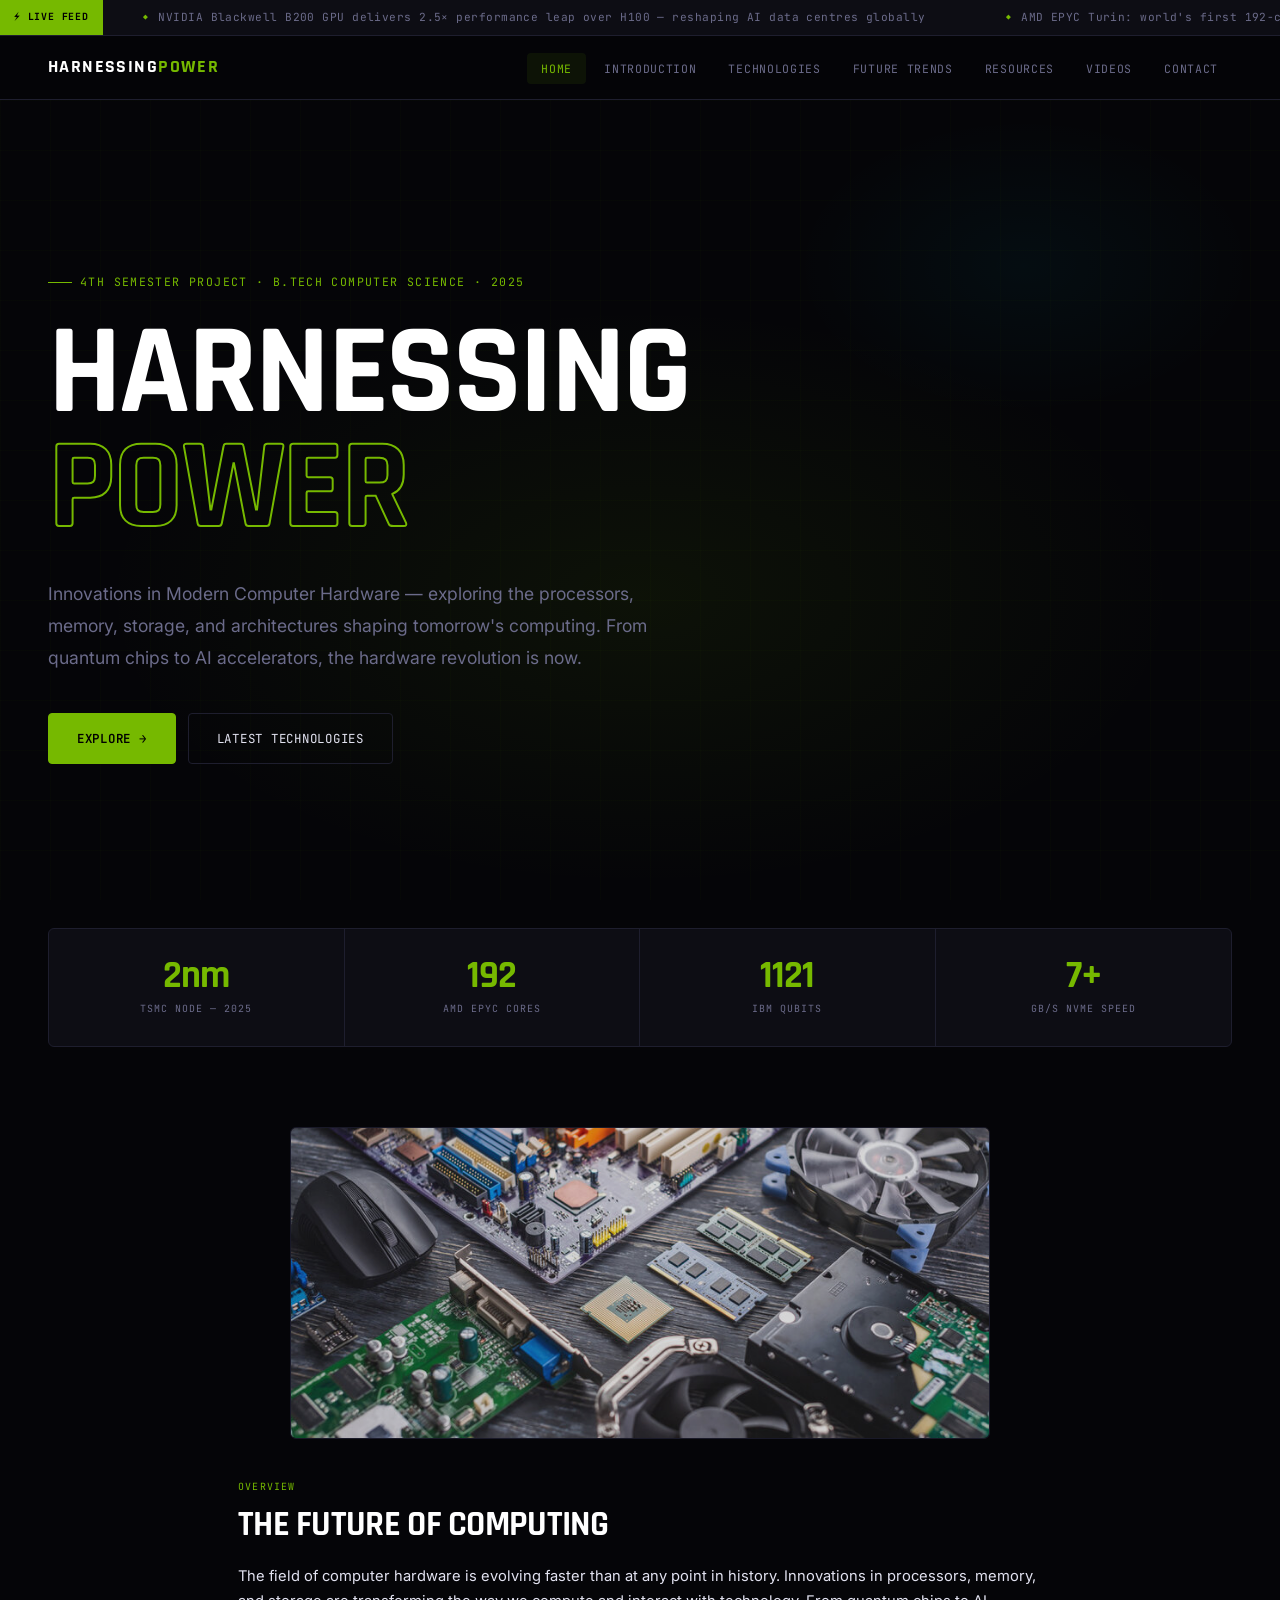
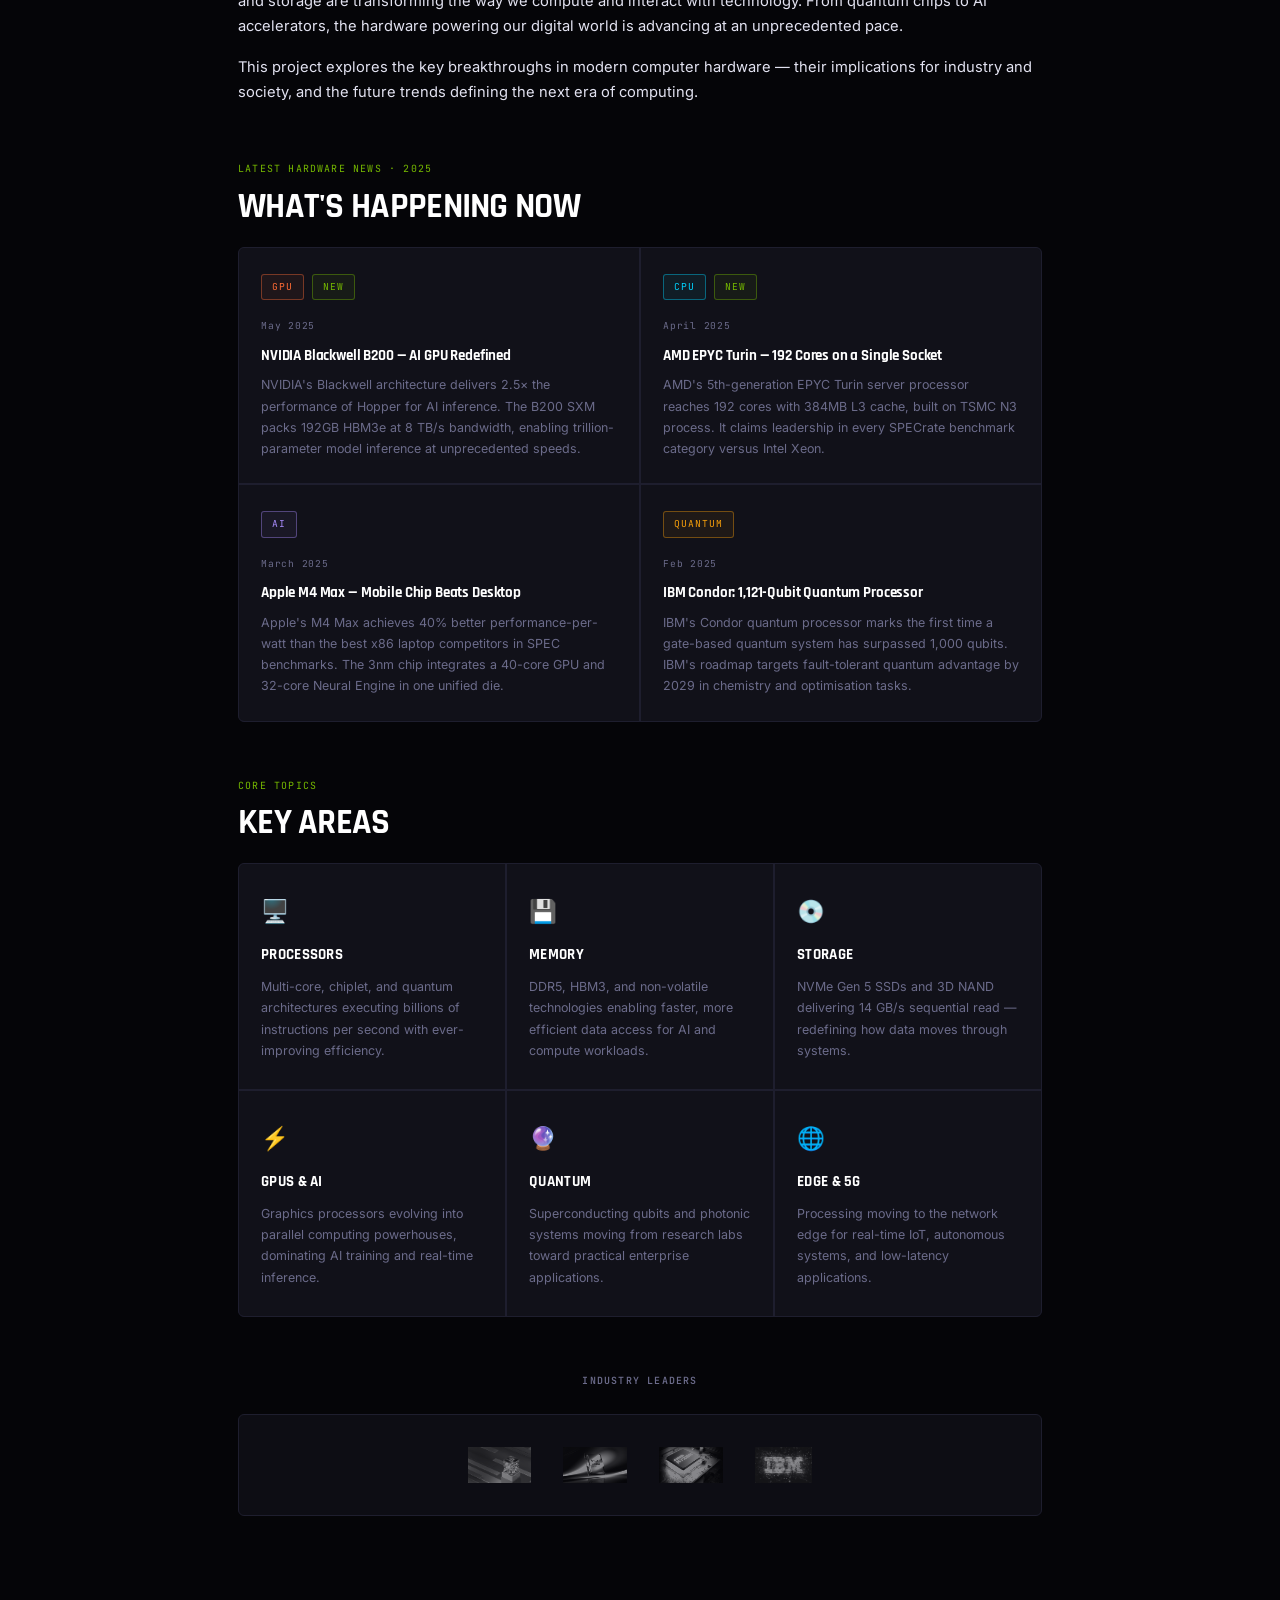
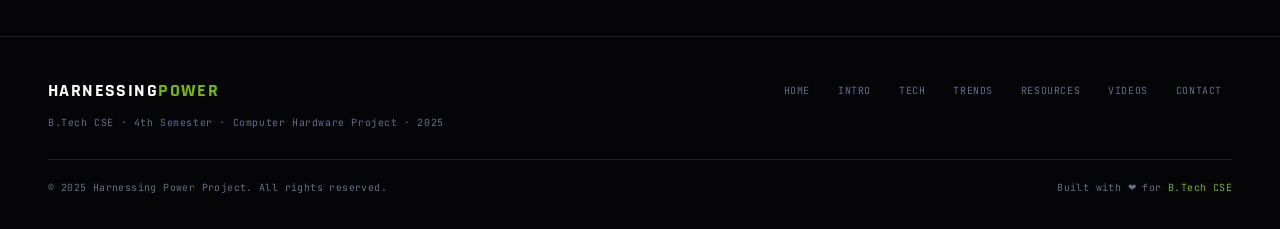
<file: index.html>
<!DOCTYPE html>
<html lang="en">
<head>
  <meta charset="UTF-8">
  <meta name="viewport" content="width=device-width, initial-scale=1.0">
  <title>Harnessing Power — Modern Computer Hardware</title>
  <meta name="description" content="A B.Tech CSE 4th Semester deep-dive into modern computer hardware — processors, AI accelerators, quantum chips, memory, and future trends.">
  <link rel="stylesheet" href="styles.css">
</head>
<body>

<!-- NEWS TICKER -->
<div class="news-ticker">
  <div class="ticker-label">⚡ Live Feed</div>
  <div class="ticker-track">
    <div class="ticker-inner">
      <span class="ticker-item">NVIDIA Blackwell B200 GPU delivers 2.5× performance leap over H100 — reshaping AI data centres globally</span>
      <span class="ticker-item">AMD EPYC Turin: world's first 192-core server CPU now in production, 384MB L3 cache</span>
      <span class="ticker-item">Apple M4 Max achieves 40% better perf-per-watt than competing x86 laptop chips — 2025 benchmarks</span>
      <span class="ticker-item">IBM unveils 1,121-qubit Condor quantum processor — largest gate-based quantum chip to date</span>
      <span class="ticker-item">TSMC 2nm N2 process risk production begins — 10–15% speed gain over N3E at same power</span>
      <span class="ticker-item">Intel Panther Lake confirmed for late 2025 using TSMC N2 — Intel's first chiplet CPU with external foundry</span>
      <span class="ticker-item">Samsung HBM4 mass production underway — 1.5 TB/s bandwidth per stack for next-gen AI accelerators</span>
      <span class="ticker-item">NVIDIA Blackwell B200 GPU delivers 2.5× performance leap over H100 — reshaping AI data centres globally</span>
      <span class="ticker-item">AMD EPYC Turin: world's first 192-core server CPU now in production, 384MB L3 cache</span>
      <span class="ticker-item">Apple M4 Max achieves 40% better perf-per-watt than competing x86 laptop chips — 2025 benchmarks</span>
      <span class="ticker-item">IBM unveils 1,121-qubit Condor quantum processor — largest gate-based quantum chip to date</span>
      <span class="ticker-item">TSMC 2nm N2 process risk production begins — 10–15% speed gain over N3E at same power</span>
    </div>
  </div>
</div>

<header>
  <div class="site-logo">Harnessing<span>Power</span></div>
  <nav>
    <ul>
      <li><a href="index.html" class="active">Home</a></li>
      <li><a href="introduction.html">Introduction</a></li>
      <li><a href="latest-technologies.html">Technologies</a></li>
      <li><a href="future-trends.html">Future Trends</a></li>
      <li><a href="resources.html">Resources</a></li>
      <li><a href="videos.html">Videos</a></li>
      <li><a href="contact.html">Contact</a></li>
    </ul>
  </nav>
</header>

<!-- HERO -->
<div class="hero">
  <div class="hero-inner">
    <div class="hero-tag">4th Semester Project · B.Tech Computer Science · 2025</div>
    <h2>HARNESSING<br><span class="outline">POWER</span></h2>
    <p>Innovations in Modern Computer Hardware — exploring the processors, memory, storage, and architectures shaping tomorrow's computing. From quantum chips to AI accelerators, the hardware revolution is now.</p>
    <div class="hero-btns">
      <a href="introduction.html" class="btn btn-primary">Explore →</a>
      <a href="latest-technologies.html" class="btn btn-ghost">Latest Technologies</a>
    </div>
  </div>
</div>

<!-- HERO STATS -->
<div class="hero-stats">
  <div class="stat-item">
    <div class="stat-num">2nm</div>
    <div class="stat-label">TSMC Node — 2025</div>
  </div>
  <div class="stat-item">
    <div class="stat-num">192</div>
    <div class="stat-label">AMD EPYC Cores</div>
  </div>
  <div class="stat-item">
    <div class="stat-num">1121</div>
    <div class="stat-label">IBM Qubits</div>
  </div>
  <div class="stat-item">
    <div class="stat-num">7+</div>
    <div class="stat-label">GB/s NVMe Speed</div>
  </div>
</div>

<main>
  <section class="reveal">
    <img src="hardware-photo.jpg" alt="Modern Computer Hardware" class="hero-img">

    <div class="page-label">Overview</div>
    <h2>The Future of Computing</h2>

    <p>The field of computer hardware is evolving faster than at any point in history. Innovations in processors, memory, and storage are transforming the way we compute and interact with technology. From quantum chips to AI accelerators, the hardware powering our digital world is advancing at an unprecedented pace.</p>
    <p>This project explores the key breakthroughs in modern computer hardware — their implications for industry and society, and the future trends defining the next era of computing.</p>
  </section>

  <!-- LATEST NEWS -->
  <section class="reveal">
    <div class="page-label">Latest Hardware News · 2025</div>
    <h2>What's Happening Now</h2>
    <div class="news-grid">
      <div class="news-card">
        <div class="news-badges"><span class="news-tag gpu">GPU</span><span class="news-tag new">New</span></div>
        <div class="news-card-date">May 2025</div>
        <h4>NVIDIA Blackwell B200 — AI GPU Redefined</h4>
        <p>NVIDIA's Blackwell architecture delivers 2.5× the performance of Hopper for AI inference. The B200 SXM packs 192GB HBM3e at 8 TB/s bandwidth, enabling trillion-parameter model inference at unprecedented speeds.</p>
      </div>
      <div class="news-card">
        <div class="news-badges"><span class="news-tag cpu">CPU</span><span class="news-tag new">New</span></div>
        <div class="news-card-date">April 2025</div>
        <h4>AMD EPYC Turin — 192 Cores on a Single Socket</h4>
        <p>AMD's 5th-generation EPYC Turin server processor reaches 192 cores with 384MB L3 cache, built on TSMC N3 process. It claims leadership in every SPECrate benchmark category versus Intel Xeon.</p>
      </div>
      <div class="news-card">
        <div class="news-badges"><span class="news-tag ai">AI</span></div>
        <div class="news-card-date">March 2025</div>
        <h4>Apple M4 Max — Mobile Chip Beats Desktop</h4>
        <p>Apple's M4 Max achieves 40% better performance-per-watt than the best x86 laptop competitors in SPEC benchmarks. The 3nm chip integrates a 40-core GPU and 32-core Neural Engine in one unified die.</p>
      </div>
      <div class="news-card">
        <div class="news-badges"><span class="news-tag quantum">Quantum</span></div>
        <div class="news-card-date">Feb 2025</div>
        <h4>IBM Condor: 1,121-Qubit Quantum Processor</h4>
        <p>IBM's Condor quantum processor marks the first time a gate-based quantum system has surpassed 1,000 qubits. IBM's roadmap targets fault-tolerant quantum advantage by 2029 in chemistry and optimisation tasks.</p>
      </div>
    </div>
  </section>

  <!-- KEY AREAS -->
  <section class="reveal">
    <div class="page-label">Core Topics</div>
    <h2>Key Areas</h2>
    <div class="card-grid">
      <div class="card-item">
        <div class="card-icon">🖥️</div>
        <div class="card-title">Processors</div>
        <div class="card-desc">Multi-core, chiplet, and quantum architectures executing billions of instructions per second with ever-improving efficiency.</div>
      </div>
      <div class="card-item">
        <div class="card-icon">💾</div>
        <div class="card-title">Memory</div>
        <div class="card-desc">DDR5, HBM3, and non-volatile technologies enabling faster, more efficient data access for AI and compute workloads.</div>
      </div>
      <div class="card-item">
        <div class="card-icon">💿</div>
        <div class="card-title">Storage</div>
        <div class="card-desc">NVMe Gen 5 SSDs and 3D NAND delivering 14 GB/s sequential read — redefining how data moves through systems.</div>
      </div>
      <div class="card-item">
        <div class="card-icon">⚡</div>
        <div class="card-title">GPUs & AI</div>
        <div class="card-desc">Graphics processors evolving into parallel computing powerhouses, dominating AI training and real-time inference.</div>
      </div>
      <div class="card-item">
        <div class="card-icon">🔮</div>
        <div class="card-title">Quantum</div>
        <div class="card-desc">Superconducting qubits and photonic systems moving from research labs toward practical enterprise applications.</div>
      </div>
      <div class="card-item">
        <div class="card-icon">🌐</div>
        <div class="card-title">Edge & 5G</div>
        <div class="card-desc">Processing moving to the network edge for real-time IoT, autonomous systems, and low-latency applications.</div>
      </div>
    </div>
  </section>

  <!-- INDUSTRY LEADERS -->
  <div id="logos" class="reveal">
    <h3>Industry Leaders</h3>
    <div class="logos-container">
      <img src="nvidia-logo.png" alt="NVIDIA" class="logo">
      <img src="intel-logo.png" alt="Intel" class="logo">
      <img src="amd-logo.png" alt="AMD" class="logo">
      <img src="ibm-logo.png" alt="IBM" class="logo">
    </div>
  </div>
</main>

<footer>
  <div class="footer-inner">
    <div>
      <div class="footer-brand">Harnessing<span>Power</span></div>
      <div class="footer-desc">B.Tech CSE · 4th Semester · Computer Hardware Project · 2025</div>
    </div>
    <nav class="footer-links">
      <a href="index.html">Home</a>
      <a href="introduction.html">Intro</a>
      <a href="latest-technologies.html">Tech</a>
      <a href="future-trends.html">Trends</a>
      <a href="resources.html">Resources</a>
      <a href="videos.html">Videos</a>
      <a href="contact.html">Contact</a>
    </nav>
  </div>
  <div class="footer-bottom">
    <span>© 2025 Harnessing Power Project. All rights reserved.</span>
    <span>Built with ❤ for <span class="footer-accent">B.Tech CSE</span></span>
  </div>
</footer>

<script>
  const observer = new IntersectionObserver(entries => {
    entries.forEach(e => { if (e.isIntersecting) e.target.classList.add('visible'); });
  }, { threshold: 0.08 });
  document.querySelectorAll('.reveal').forEach(el => observer.observe(el));
</script>
</body>
</html>
</file>
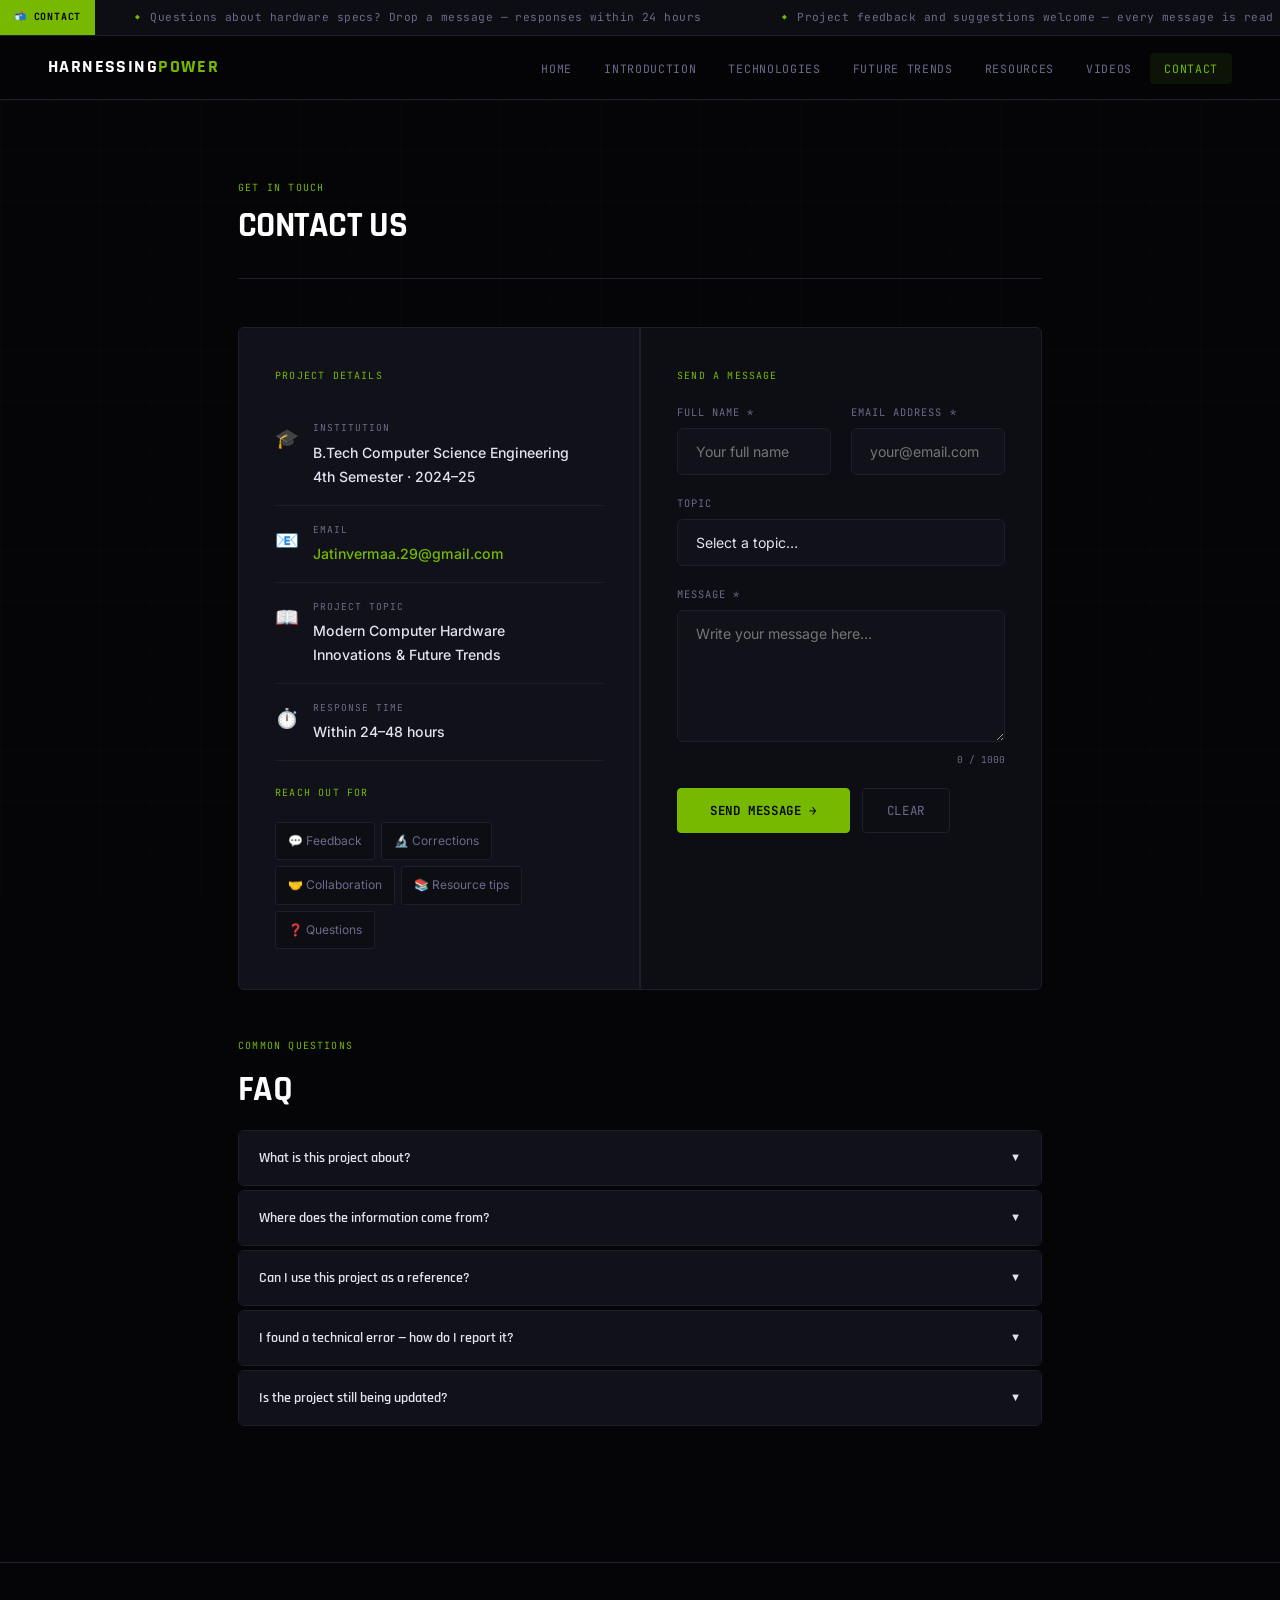
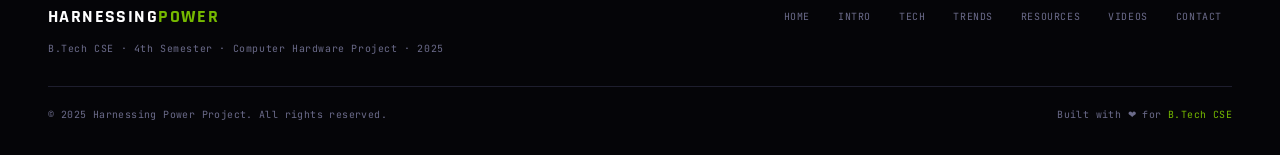
<file: contact.html>
<!DOCTYPE html>
<html lang="en">
<head>
  <meta charset="UTF-8">
  <meta name="viewport" content="width=device-width, initial-scale=1.0">
  <title>Contact — Harnessing Power</title>
  <meta name="description" content="Get in touch with the Harnessing Power project team — B.Tech CSE 4th Semester.">
  <link rel="stylesheet" href="styles.css">
  <style>
    .contact-layout {
      display: grid; grid-template-columns: 1fr 1fr;
      gap: 2px; background: var(--border);
      border: 1px solid var(--border); border-radius: var(--radius);
      overflow: hidden; margin: 0 0 48px;
    }
    @media (max-width: 720px) { .contact-layout { grid-template-columns: 1fr; } }
    .contact-info-panel { background: var(--card); padding: 40px 36px; }
    .contact-form-panel { background: var(--surface); padding: 40px 36px; }
    .info-item {
      display: flex; align-items: flex-start; gap: 14px;
      padding: 16px 0; border-bottom: 1px solid var(--border);
    }
    .info-item:last-child { border-bottom: none; }
    .info-icon { font-size: 1.2rem; flex-shrink: 0; margin-top: 2px; }
    .info-label { font-family: var(--font-mono); font-size: 0.6rem; letter-spacing: 0.1em; text-transform: uppercase; color: var(--muted); margin-bottom: 4px; }
    .info-value { font-size: 0.88rem; color: var(--text); font-weight: 500; }
    .info-value a { color: var(--accent); text-decoration: none; }
    .info-value a:hover { text-decoration: underline; }
    .char-counter { font-family: var(--font-mono); font-size: 0.6rem; color: var(--muted); text-align: right; margin-top: 4px; }
    .success-msg {
      display: none; background: var(--accent-dim);
      border: 1px solid rgba(118,185,0,0.3); border-radius: var(--radius);
      padding: 14px 18px; font-size: 0.82rem; color: var(--accent);
      font-family: var(--font-mono); margin-top: 12px;
    }
    .faq-item { border: 1px solid var(--border); border-radius: var(--radius); overflow: hidden; margin-bottom: 4px; }
    .faq-q {
      width: 100%; background: var(--card); border: none;
      padding: 18px 20px; text-align: left;
      font-family: var(--font-head); font-weight: 600; font-size: 0.9rem;
      color: var(--text); cursor: pointer;
      display: flex; justify-content: space-between; align-items: center;
      transition: background 0.2s, color 0.2s;
    }
    .faq-q:hover { background: var(--card-hover); color: var(--light); }
    .faq-q.open { color: var(--accent); }
    .faq-q .arrow { transition: transform 0.3s; font-size: 0.7rem; }
    .faq-q.open .arrow { transform: rotate(180deg); }
    .faq-a {
      display: none; background: var(--surface);
      padding: 16px 20px; font-size: 0.82rem;
      color: var(--muted); line-height: 1.8;
      border-top: 1px solid var(--border);
    }
    .faq-a.open { display: block; }
    .reach-tags { display: flex; flex-wrap: wrap; gap: 6px; margin-top: 20px; }
    .reach-tag {
      background: var(--surface); border: 1px solid var(--border);
      border-radius: 3px; padding: 8px 12px;
      font-size: 0.75rem; color: var(--muted);
    }
  </style>
</head>
<body>

<!-- NEWS TICKER -->
<div class="news-ticker">
  <div class="ticker-label">📬 Contact</div>
  <div class="ticker-track">
    <div class="ticker-inner">
      <span class="ticker-item">Questions about hardware specs? Drop a message — responses within 24 hours</span>
      <span class="ticker-item">Project feedback and suggestions welcome — every message is read</span>
      <span class="ticker-item">Found a technical error? Select "Technical Correction" in the topic dropdown</span>
      <span class="ticker-item">Collaboration enquiries for CSE research projects also accepted</span>
      <span class="ticker-item">Questions about hardware specs? Drop a message — responses within 24 hours</span>
      <span class="ticker-item">Project feedback and suggestions welcome — every message is read</span>
      <span class="ticker-item">Found a technical error? Select "Technical Correction" in the topic dropdown</span>
    </div>
  </div>
</div>

<header>
  <div class="site-logo">Harnessing<span>Power</span></div>
  <nav>
    <ul>
      <li><a href="index.html">Home</a></li>
      <li><a href="introduction.html">Introduction</a></li>
      <li><a href="latest-technologies.html">Technologies</a></li>
      <li><a href="future-trends.html">Future Trends</a></li>
      <li><a href="resources.html">Resources</a></li>
      <li><a href="videos.html">Videos</a></li>
      <li><a href="contact.html" class="active">Contact</a></li>
    </ul>
  </nav>
</header>

<main>
  <div class="page-header reveal">
    <div class="page-header-left">
      <div class="page-label">Get In Touch</div>
      <h2>Contact Us</h2>
    </div>
  </div>

  <!-- CONTACT SPLIT LAYOUT -->
  <div class="contact-layout reveal">
    <!-- LEFT: Info -->
    <div class="contact-info-panel">
      <div class="page-label" style="margin-bottom:20px;">Project Details</div>
      <div class="info-item">
        <span class="info-icon">🎓</span>
        <div>
          <div class="info-label">Institution</div>
          <div class="info-value">B.Tech Computer Science Engineering<br>4th Semester · 2024–25</div>
        </div>
      </div>
      <div class="info-item">
        <span class="info-icon">📧</span>
        <div>
          <div class="info-label">Email</div>
          <div class="info-value"><a href="mailto:Jatinvermaa.29@gmail.com">Jatinvermaa.29@gmail.com</a></div>
        </div>
      </div>
      <div class="info-item">
        <span class="info-icon">📖</span>
        <div>
          <div class="info-label">Project Topic</div>
          <div class="info-value">Modern Computer Hardware<br>Innovations & Future Trends</div>
        </div>
      </div>
      <div class="info-item">
        <span class="info-icon">⏱️</span>
        <div>
          <div class="info-label">Response Time</div>
          <div class="info-value">Within 24–48 hours</div>
        </div>
      </div>
      <div style="margin-top:24px;">
        <div class="page-label" style="margin-bottom:12px;">Reach Out For</div>
        <div class="reach-tags">
          <span class="reach-tag">💬 Feedback</span>
          <span class="reach-tag">🔬 Corrections</span>
          <span class="reach-tag">🤝 Collaboration</span>
          <span class="reach-tag">📚 Resource tips</span>
          <span class="reach-tag">❓ Questions</span>
        </div>
      </div>
    </div>

    <!-- RIGHT: Form -->
    <div class="contact-form-panel">
      <div class="page-label" style="margin-bottom:20px;">Send a Message</div>
      <form class="contact-form" id="contactForm" action="mailto:Jatinvermaa.29@gmail.com" method="post" enctype="text/plain">
        <div class="form-row">
          <div class="form-group">
            <label for="name">Full Name *</label>
            <input type="text" id="name" name="name" placeholder="Your full name" required>
          </div>
          <div class="form-group">
            <label for="email">Email Address *</label>
            <input type="email" id="email" name="email" placeholder="your@email.com" required>
          </div>
        </div>
        <div class="form-group">
          <label for="topic">Topic</label>
          <select id="topic" name="topic">
            <option value="">Select a topic…</option>
            <option value="feedback">Project Feedback</option>
            <option value="correction">Technical Correction</option>
            <option value="question">Hardware Question</option>
            <option value="collaboration">Collaboration Enquiry</option>
            <option value="resource">Resource Suggestion</option>
            <option value="other">Other</option>
          </select>
        </div>
        <div class="form-group">
          <label for="message">Message *</label>
          <textarea id="message" name="message" rows="6" placeholder="Write your message here…" maxlength="1000" required oninput="document.getElementById('charCount').textContent=this.value.length"></textarea>
          <div class="char-counter"><span id="charCount">0</span> / 1000</div>
        </div>
        <div class="form-actions">
          <input type="submit" value="Send Message →">
          <input type="reset" value="Clear" onclick="document.getElementById('charCount').textContent='0'">
        </div>
        <div class="success-msg" id="successMsg">✓ Message prepared — your email client will open to complete sending.</div>
      </form>
    </div>
  </div>

  <!-- FAQ -->
  <section class="reveal">
    <div class="page-label" style="margin-bottom:16px;">Common Questions</div>
    <h2>FAQ</h2>

    <div class="faq-item">
      <button class="faq-q" onclick="toggleFAQ(this)">
        What is this project about? <span class="arrow">▼</span>
      </button>
      <div class="faq-a">
        This is a B.Tech CSE 4th Semester project exploring innovations in modern computer hardware — covering processors, memory, storage, GPUs, AI accelerators, quantum computing, and future trends as of 2025. It is designed as a comprehensive educational reference on the current state of computing hardware.
      </div>
    </div>
    <div class="faq-item">
      <button class="faq-q" onclick="toggleFAQ(this)">
        Where does the information come from? <span class="arrow">▼</span>
      </button>
      <div class="faq-a">
        All content is researched from official company announcements (NVIDIA, Intel, AMD, IBM, Apple, TSMC), IEEE technical papers, industry conferences (Hot Chips, ISSCC, IEDM), and reputable technology publications. All hardware specifications reflect the state of the industry as of mid-2025.
      </div>
    </div>
    <div class="faq-item">
      <button class="faq-q" onclick="toggleFAQ(this)">
        Can I use this project as a reference? <span class="arrow">▼</span>
      </button>
      <div class="faq-a">
        Yes — this project is intended as an educational resource. For academic citation, please reference the primary sources listed in the Resources section. If you find an error or outdated information, please let us know via the contact form above.
      </div>
    </div>
    <div class="faq-item">
      <button class="faq-q" onclick="toggleFAQ(this)">
        I found a technical error — how do I report it? <span class="arrow">▼</span>
      </button>
      <div class="faq-a">
        Please select "Technical Correction" in the topic dropdown and describe the error and your source. Hardware specifications change rapidly and accuracy is a priority — all corrections are genuinely appreciated.
      </div>
    </div>
    <div class="faq-item">
      <button class="faq-q" onclick="toggleFAQ(this)">
        Is the project still being updated? <span class="arrow">▼</span>
      </button>
      <div class="faq-a">
        The project content was last comprehensively updated in mid-2025. The hardware landscape moves extremely fast — if you see outdated information or want to suggest a new development worth covering, please send a message using the form above.
      </div>
    </div>
  </section>
</main>

<footer>
  <div class="footer-inner">
    <div>
      <div class="footer-brand">Harnessing<span>Power</span></div>
      <div class="footer-desc">B.Tech CSE · 4th Semester · Computer Hardware Project · 2025</div>
    </div>
    <nav class="footer-links">
      <a href="index.html">Home</a>
      <a href="introduction.html">Intro</a>
      <a href="latest-technologies.html">Tech</a>
      <a href="future-trends.html">Trends</a>
      <a href="resources.html">Resources</a>
      <a href="videos.html">Videos</a>
      <a href="contact.html">Contact</a>
    </nav>
  </div>
  <div class="footer-bottom">
    <span>© 2025 Harnessing Power Project. All rights reserved.</span>
    <span>Built with ❤ for <span class="footer-accent">B.Tech CSE</span></span>
  </div>
</footer>

<script>
  const observer = new IntersectionObserver(entries => {
    entries.forEach(e => { if (e.isIntersecting) e.target.classList.add('visible'); });
  }, { threshold: 0.08 });
  document.querySelectorAll('.reveal').forEach(el => observer.observe(el));

  function toggleFAQ(btn) {
    const answer = btn.nextElementSibling;
    const isOpen = btn.classList.contains('open');
    document.querySelectorAll('.faq-q').forEach(b => b.classList.remove('open'));
    document.querySelectorAll('.faq-a').forEach(a => a.classList.remove('open'));
    if (!isOpen) { btn.classList.add('open'); answer.classList.add('open'); }
  }

  document.getElementById('contactForm').addEventListener('submit', function() {
    setTimeout(() => { document.getElementById('successMsg').style.display = 'block'; }, 300);
  });
</script>
</body>
</html>
</file>
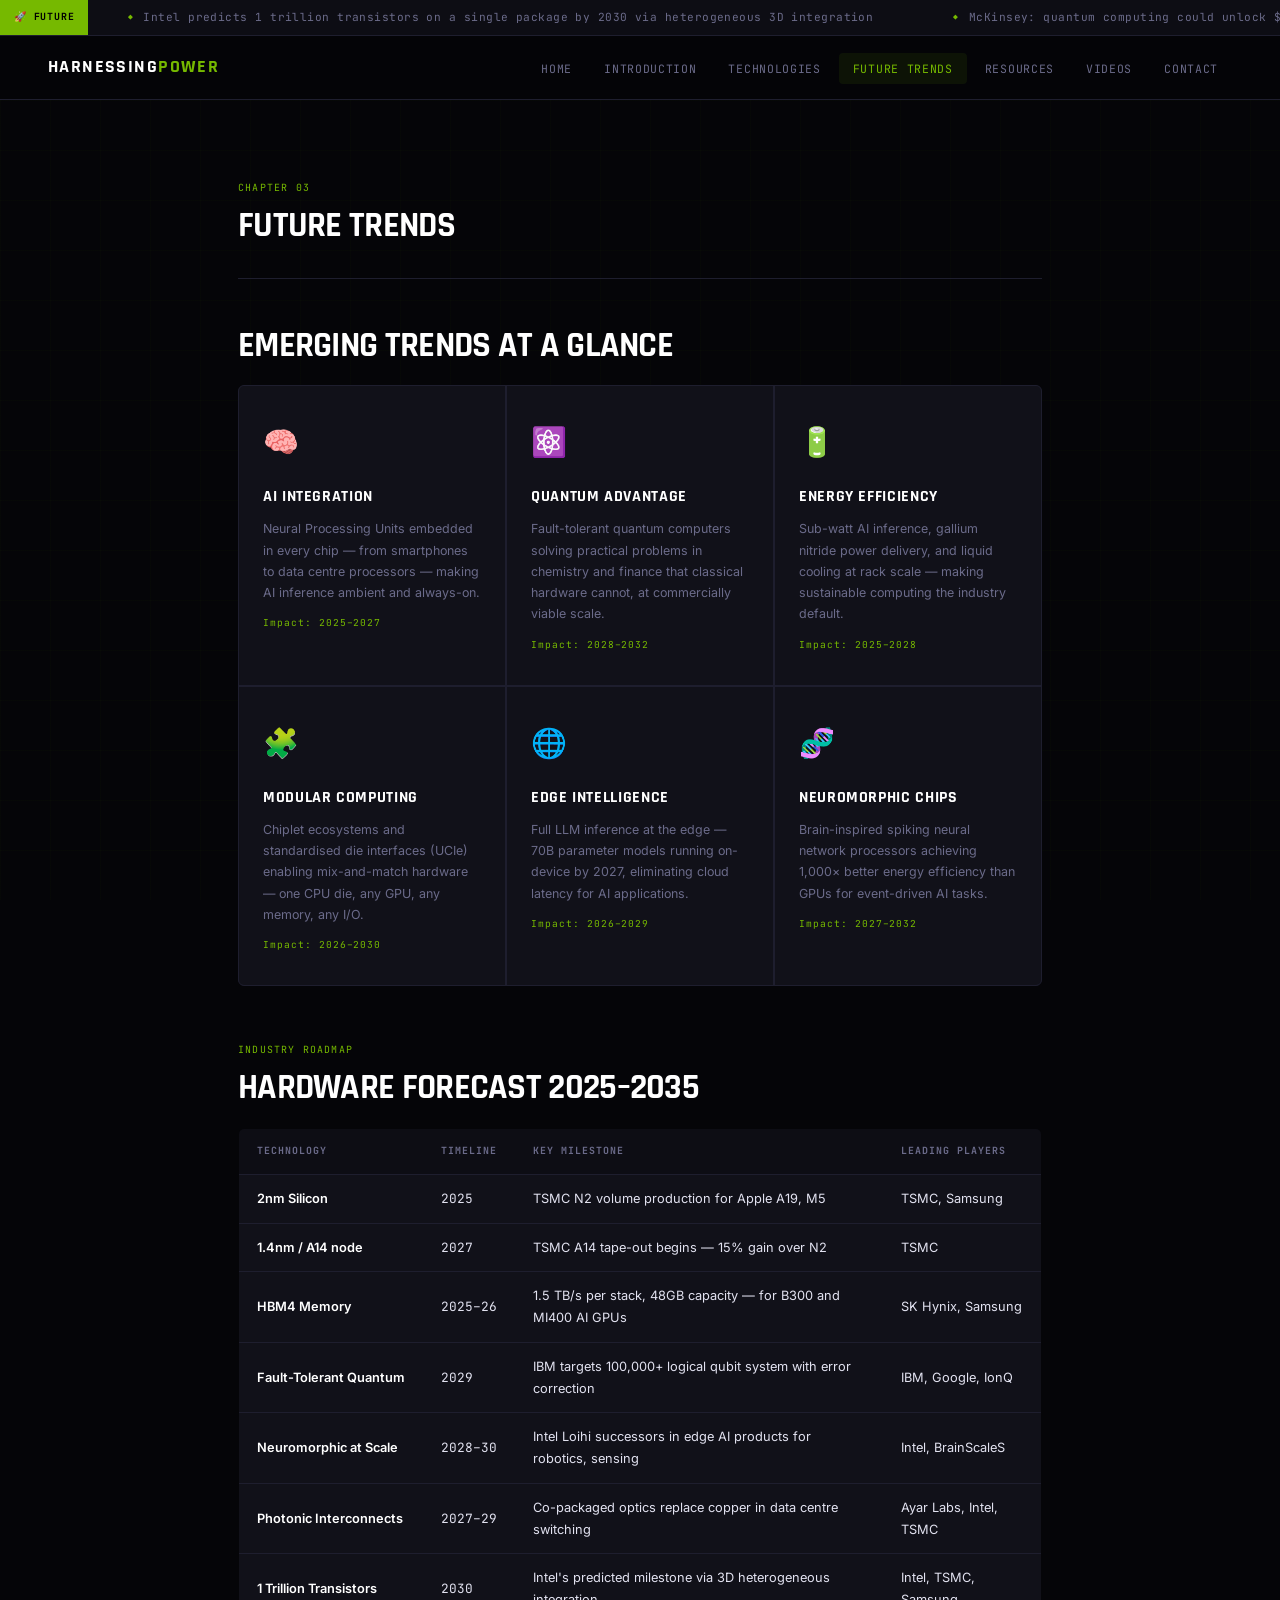
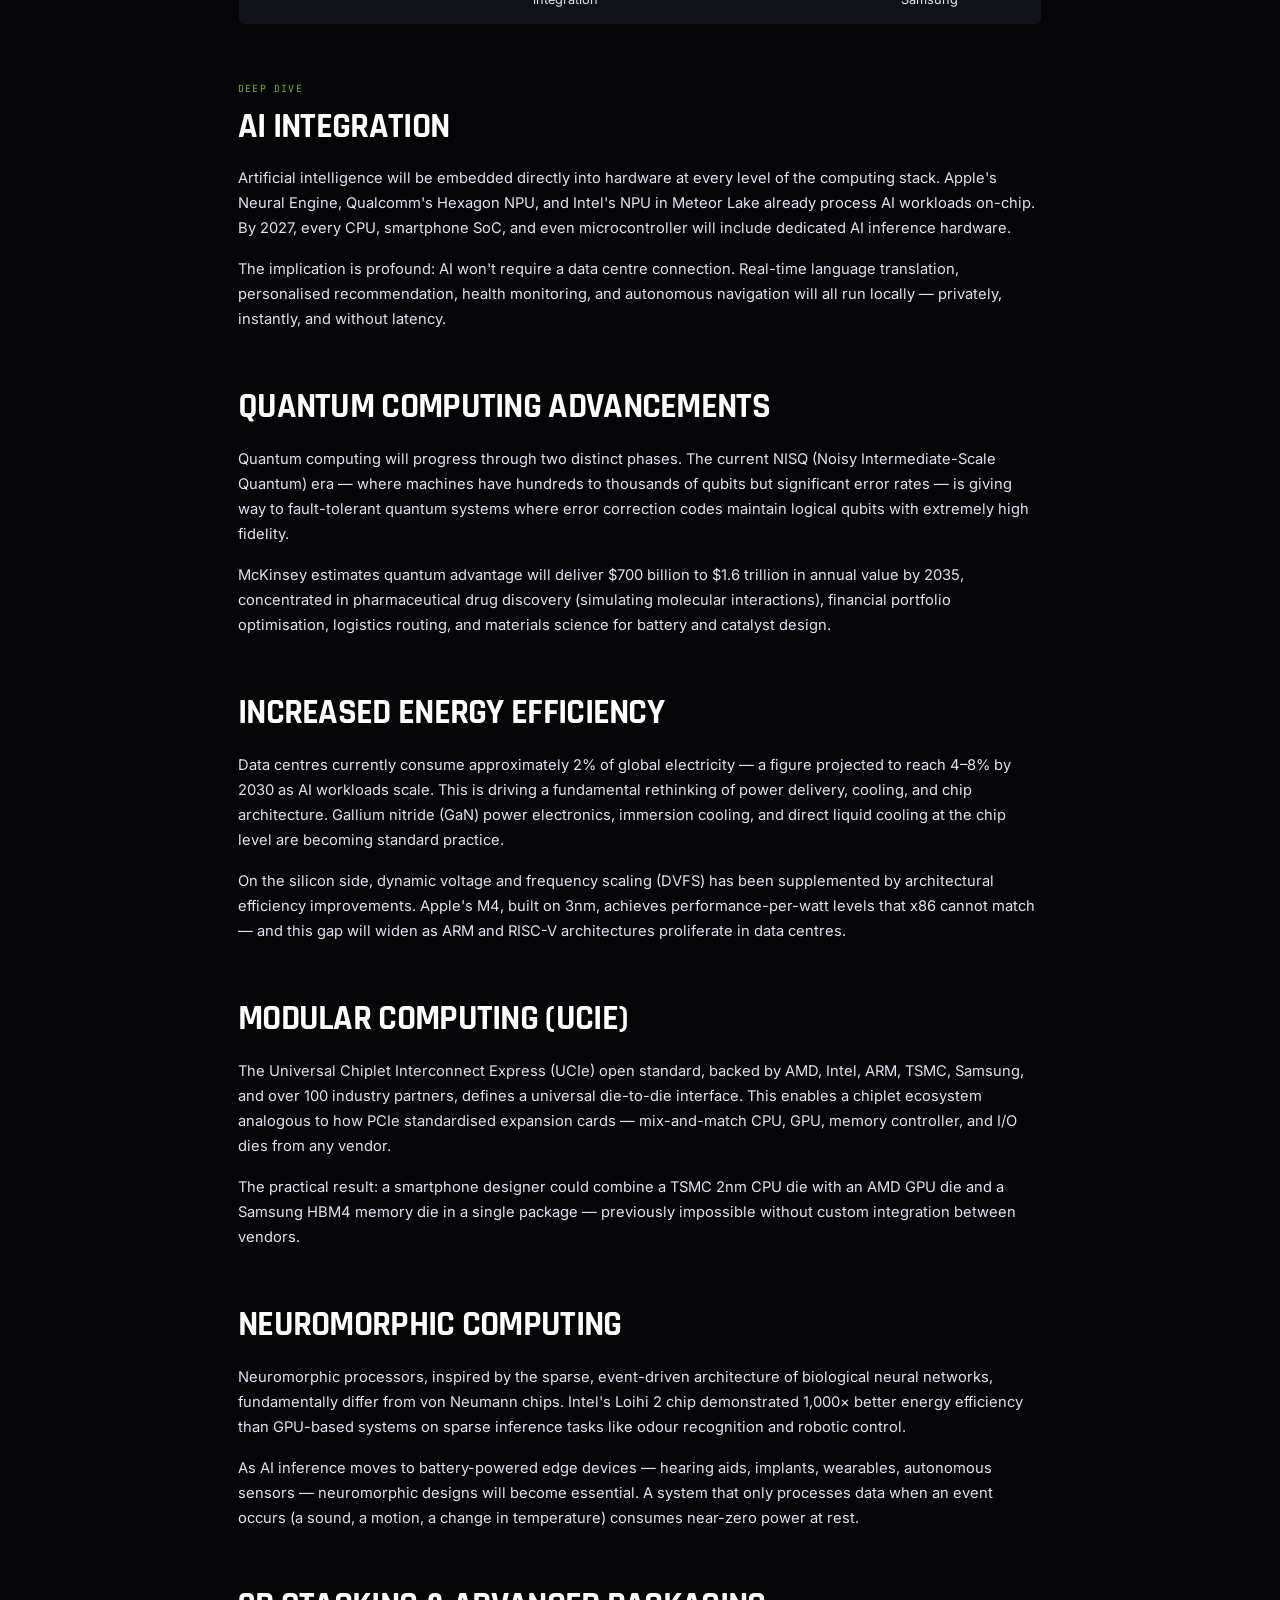
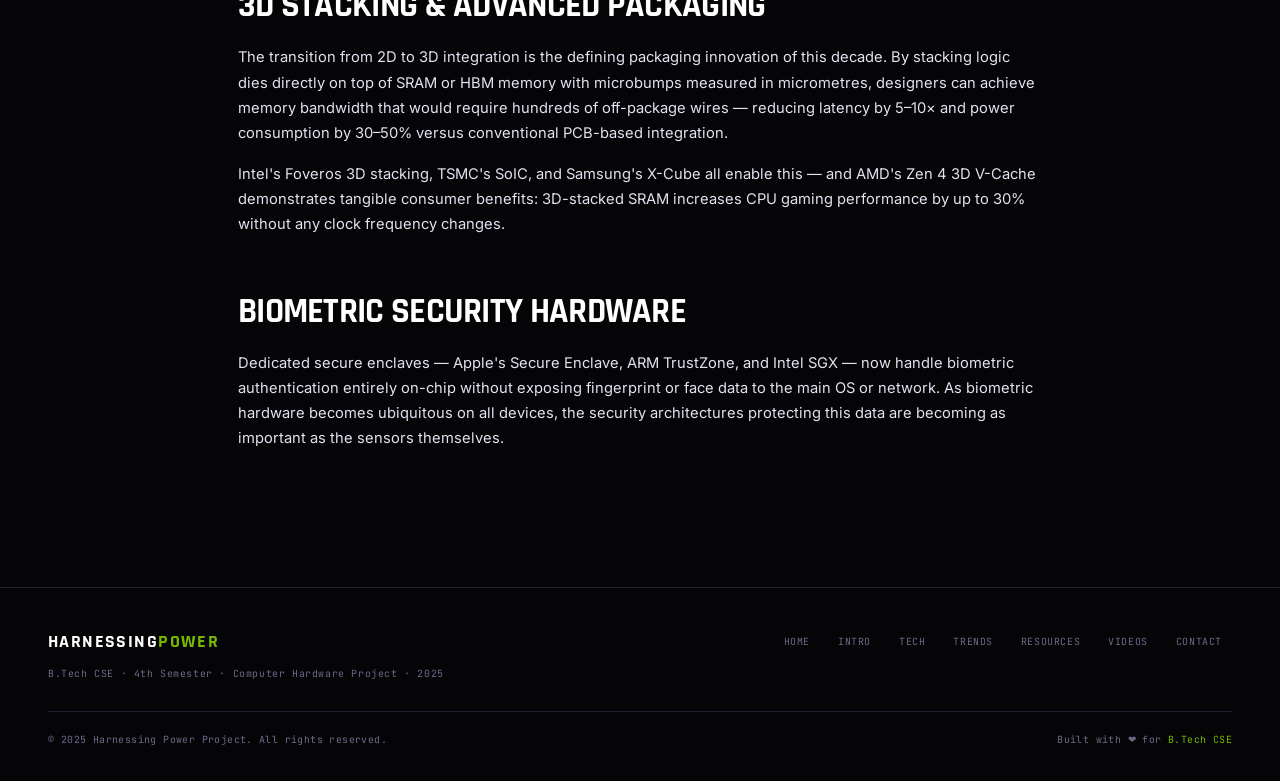
<file: future-trends.html>
<!DOCTYPE html>
<html lang="en">
<head>
  <meta charset="UTF-8">
  <meta name="viewport" content="width=device-width, initial-scale=1.0">
  <title>Future Trends — Harnessing Power</title>
  <meta name="description" content="The future of computer hardware — AI integration, quantum advances, neuromorphic computing, energy efficiency, and post-silicon technologies.">
  <link rel="stylesheet" href="styles.css">
  <style>
    .forecast-table { width:100%; border-collapse:collapse; font-size:0.82rem; margin-bottom:32px; border:1px solid var(--border); border-radius:var(--radius); overflow:hidden; }
    .forecast-table thead tr { background:var(--surface); }
    .forecast-table th { font-family:var(--font-mono); font-size:0.62rem; letter-spacing:0.1em; text-transform:uppercase; color:var(--muted); padding:14px 18px; text-align:left; border-bottom:1px solid var(--border); }
    .forecast-table td { padding:13px 18px; border-bottom:1px solid var(--border); color:var(--text); background:var(--card); font-size:0.8rem; }
    .forecast-table tr:last-child td { border-bottom:none; }
    .forecast-table tr:hover td { background:var(--card-hover); }
    .forecast-table td:first-child { font-weight:600; color:var(--light); white-space:nowrap; }
    .td-year { font-family:var(--font-mono); color:var(--accent); font-size:0.75rem; }
  </style>
</head>
<body>

<!-- NEWS TICKER -->
<div class="news-ticker">
  <div class="ticker-label">🚀 Future</div>
  <div class="ticker-track">
    <div class="ticker-inner">
      <span class="ticker-item">Intel predicts 1 trillion transistors on a single package by 2030 via heterogeneous 3D integration</span>
      <span class="ticker-item">McKinsey: quantum computing could unlock $700B–$1.6T annual value by 2035 in pharma, finance, logistics</span>
      <span class="ticker-item">Neuromorphic chips like Intel Loihi 2 demonstrate 1,000× better energy efficiency vs GPU for sparse AI tasks</span>
      <span class="ticker-item">DARPA funds photonic computing research — light-speed data interconnects within chips by late 2020s</span>
      <span class="ticker-item">Intel predicts 1 trillion transistors on a single package by 2030 via heterogeneous 3D integration</span>
      <span class="ticker-item">McKinsey: quantum computing could unlock $700B–$1.6T annual value by 2035 in pharma, finance, logistics</span>
      <span class="ticker-item">Neuromorphic chips like Intel Loihi 2 demonstrate 1,000× better energy efficiency vs GPU for sparse AI tasks</span>
    </div>
  </div>
</div>

<header>
  <div class="site-logo">Harnessing<span>Power</span></div>
  <nav>
    <ul>
      <li><a href="index.html">Home</a></li>
      <li><a href="introduction.html">Introduction</a></li>
      <li><a href="latest-technologies.html">Technologies</a></li>
      <li><a href="future-trends.html" class="active">Future Trends</a></li>
      <li><a href="resources.html">Resources</a></li>
      <li><a href="videos.html">Videos</a></li>
      <li><a href="contact.html">Contact</a></li>
    </ul>
  </nav>
</header>

<main>
  <div class="page-header reveal">
    <div class="page-header-left">
      <div class="page-label">Chapter 03</div>
      <h2>Future Trends</h2>
    </div>
  </div>

  <!-- TREND CARDS -->
  <section class="reveal">
    <h2>Emerging Trends at a Glance</h2>
    <div class="trend-grid">
      <div class="trend-card">
        <span class="trend-icon">🧠</span>
        <h3>AI Integration</h3>
        <p>Neural Processing Units embedded in every chip — from smartphones to data centre processors — making AI inference ambient and always-on.</p>
        <span class="trend-year">Impact: 2025–2027</span>
      </div>
      <div class="trend-card">
        <span class="trend-icon">⚛️</span>
        <h3>Quantum Advantage</h3>
        <p>Fault-tolerant quantum computers solving practical problems in chemistry and finance that classical hardware cannot, at commercially viable scale.</p>
        <span class="trend-year">Impact: 2028–2032</span>
      </div>
      <div class="trend-card">
        <span class="trend-icon">🔋</span>
        <h3>Energy Efficiency</h3>
        <p>Sub-watt AI inference, gallium nitride power delivery, and liquid cooling at rack scale — making sustainable computing the industry default.</p>
        <span class="trend-year">Impact: 2025–2028</span>
      </div>
      <div class="trend-card">
        <span class="trend-icon">🧩</span>
        <h3>Modular Computing</h3>
        <p>Chiplet ecosystems and standardised die interfaces (UCIe) enabling mix-and-match hardware — one CPU die, any GPU, any memory, any I/O.</p>
        <span class="trend-year">Impact: 2026–2030</span>
      </div>
      <div class="trend-card">
        <span class="trend-icon">🌐</span>
        <h3>Edge Intelligence</h3>
        <p>Full LLM inference at the edge — 70B parameter models running on-device by 2027, eliminating cloud latency for AI applications.</p>
        <span class="trend-year">Impact: 2026–2029</span>
      </div>
      <div class="trend-card">
        <span class="trend-icon">🧬</span>
        <h3>Neuromorphic Chips</h3>
        <p>Brain-inspired spiking neural network processors achieving 1,000× better energy efficiency than GPUs for event-driven AI tasks.</p>
        <span class="trend-year">Impact: 2027–2032</span>
      </div>
    </div>
  </section>

  <!-- ROADMAP TABLE -->
  <section class="reveal">
    <div class="page-label">Industry Roadmap</div>
    <h2>Hardware Forecast 2025–2035</h2>
    <table class="forecast-table">
      <thead>
        <tr><th>Technology</th><th>Timeline</th><th>Key Milestone</th><th>Leading Players</th></tr>
      </thead>
      <tbody>
        <tr>
          <td>2nm Silicon</td>
          <td class="td-year">2025</td>
          <td>TSMC N2 volume production for Apple A19, M5</td>
          <td>TSMC, Samsung</td>
        </tr>
        <tr>
          <td>1.4nm / A14 node</td>
          <td class="td-year">2027</td>
          <td>TSMC A14 tape-out begins — 15% gain over N2</td>
          <td>TSMC</td>
        </tr>
        <tr>
          <td>HBM4 Memory</td>
          <td class="td-year">2025–26</td>
          <td>1.5 TB/s per stack, 48GB capacity — for B300 and MI400 AI GPUs</td>
          <td>SK Hynix, Samsung</td>
        </tr>
        <tr>
          <td>Fault-Tolerant Quantum</td>
          <td class="td-year">2029</td>
          <td>IBM targets 100,000+ logical qubit system with error correction</td>
          <td>IBM, Google, IonQ</td>
        </tr>
        <tr>
          <td>Neuromorphic at Scale</td>
          <td class="td-year">2028–30</td>
          <td>Intel Loihi successors in edge AI products for robotics, sensing</td>
          <td>Intel, BrainScaleS</td>
        </tr>
        <tr>
          <td>Photonic Interconnects</td>
          <td class="td-year">2027–29</td>
          <td>Co-packaged optics replace copper in data centre switching</td>
          <td>Ayar Labs, Intel, TSMC</td>
        </tr>
        <tr>
          <td>1 Trillion Transistors</td>
          <td class="td-year">2030</td>
          <td>Intel's predicted milestone via 3D heterogeneous integration</td>
          <td>Intel, TSMC, Samsung</td>
        </tr>
      </tbody>
    </table>
  </section>

  <!-- DETAILED SECTIONS -->
  <section class="reveal">
    <div class="page-label">Deep Dive</div>
    <h2>AI Integration</h2>
    <p>Artificial intelligence will be embedded directly into hardware at every level of the computing stack. Apple's Neural Engine, Qualcomm's Hexagon NPU, and Intel's NPU in Meteor Lake already process AI workloads on-chip. By 2027, every CPU, smartphone SoC, and even microcontroller will include dedicated AI inference hardware.</p>
    <p>The implication is profound: AI won't require a data centre connection. Real-time language translation, personalised recommendation, health monitoring, and autonomous navigation will all run locally — privately, instantly, and without latency.</p>
  </section>

  <section class="reveal">
    <h2>Quantum Computing Advancements</h2>
    <p>Quantum computing will progress through two distinct phases. The current NISQ (Noisy Intermediate-Scale Quantum) era — where machines have hundreds to thousands of qubits but significant error rates — is giving way to fault-tolerant quantum systems where error correction codes maintain logical qubits with extremely high fidelity.</p>
    <p>McKinsey estimates quantum advantage will deliver $700 billion to $1.6 trillion in annual value by 2035, concentrated in pharmaceutical drug discovery (simulating molecular interactions), financial portfolio optimisation, logistics routing, and materials science for battery and catalyst design.</p>
  </section>

  <section class="reveal">
    <h2>Increased Energy Efficiency</h2>
    <p>Data centres currently consume approximately 2% of global electricity — a figure projected to reach 4–8% by 2030 as AI workloads scale. This is driving a fundamental rethinking of power delivery, cooling, and chip architecture. Gallium nitride (GaN) power electronics, immersion cooling, and direct liquid cooling at the chip level are becoming standard practice.</p>
    <p>On the silicon side, dynamic voltage and frequency scaling (DVFS) has been supplemented by architectural efficiency improvements. Apple's M4, built on 3nm, achieves performance-per-watt levels that x86 cannot match — and this gap will widen as ARM and RISC-V architectures proliferate in data centres.</p>
  </section>

  <section class="reveal">
    <h2>Modular Computing (UCIe)</h2>
    <p>The Universal Chiplet Interconnect Express (UCIe) open standard, backed by AMD, Intel, ARM, TSMC, Samsung, and over 100 industry partners, defines a universal die-to-die interface. This enables a chiplet ecosystem analogous to how PCIe standardised expansion cards — mix-and-match CPU, GPU, memory controller, and I/O dies from any vendor.</p>
    <p>The practical result: a smartphone designer could combine a TSMC 2nm CPU die with an AMD GPU die and a Samsung HBM4 memory die in a single package — previously impossible without custom integration between vendors.</p>
  </section>

  <section class="reveal">
    <h2>Neuromorphic Computing</h2>
    <p>Neuromorphic processors, inspired by the sparse, event-driven architecture of biological neural networks, fundamentally differ from von Neumann chips. Intel's Loihi 2 chip demonstrated 1,000× better energy efficiency than GPU-based systems on sparse inference tasks like odour recognition and robotic control.</p>
    <p>As AI inference moves to battery-powered edge devices — hearing aids, implants, wearables, autonomous sensors — neuromorphic designs will become essential. A system that only processes data when an event occurs (a sound, a motion, a change in temperature) consumes near-zero power at rest.</p>
  </section>

  <section class="reveal">
    <h2>3D Stacking & Advanced Packaging</h2>
    <p>The transition from 2D to 3D integration is the defining packaging innovation of this decade. By stacking logic dies directly on top of SRAM or HBM memory with microbumps measured in micrometres, designers can achieve memory bandwidth that would require hundreds of off-package wires — reducing latency by 5–10× and power consumption by 30–50% versus conventional PCB-based integration.</p>
    <p>Intel's Foveros 3D stacking, TSMC's SoIC, and Samsung's X-Cube all enable this — and AMD's Zen 4 3D V-Cache demonstrates tangible consumer benefits: 3D-stacked SRAM increases CPU gaming performance by up to 30% without any clock frequency changes.</p>
  </section>

  <section class="reveal">
    <h2>Biometric Security Hardware</h2>
    <p>Dedicated secure enclaves — Apple's Secure Enclave, ARM TrustZone, and Intel SGX — now handle biometric authentication entirely on-chip without exposing fingerprint or face data to the main OS or network. As biometric hardware becomes ubiquitous on all devices, the security architectures protecting this data are becoming as important as the sensors themselves.</p>
  </section>
</main>

<footer>
  <div class="footer-inner">
    <div>
      <div class="footer-brand">Harnessing<span>Power</span></div>
      <div class="footer-desc">B.Tech CSE · 4th Semester · Computer Hardware Project · 2025</div>
    </div>
    <nav class="footer-links">
      <a href="index.html">Home</a>
      <a href="introduction.html">Intro</a>
      <a href="latest-technologies.html">Tech</a>
      <a href="future-trends.html">Trends</a>
      <a href="resources.html">Resources</a>
      <a href="videos.html">Videos</a>
      <a href="contact.html">Contact</a>
    </nav>
  </div>
  <div class="footer-bottom">
    <span>© 2025 Harnessing Power Project. All rights reserved.</span>
    <span>Built with ❤ for <span class="footer-accent">B.Tech CSE</span></span>
  </div>
</footer>

<script>
  const observer = new IntersectionObserver(entries => {
    entries.forEach(e => { if (e.isIntersecting) e.target.classList.add('visible'); });
  }, { threshold: 0.08 });
  document.querySelectorAll('.reveal').forEach(el => observer.observe(el));
</script>
</body>
</html>
</file>
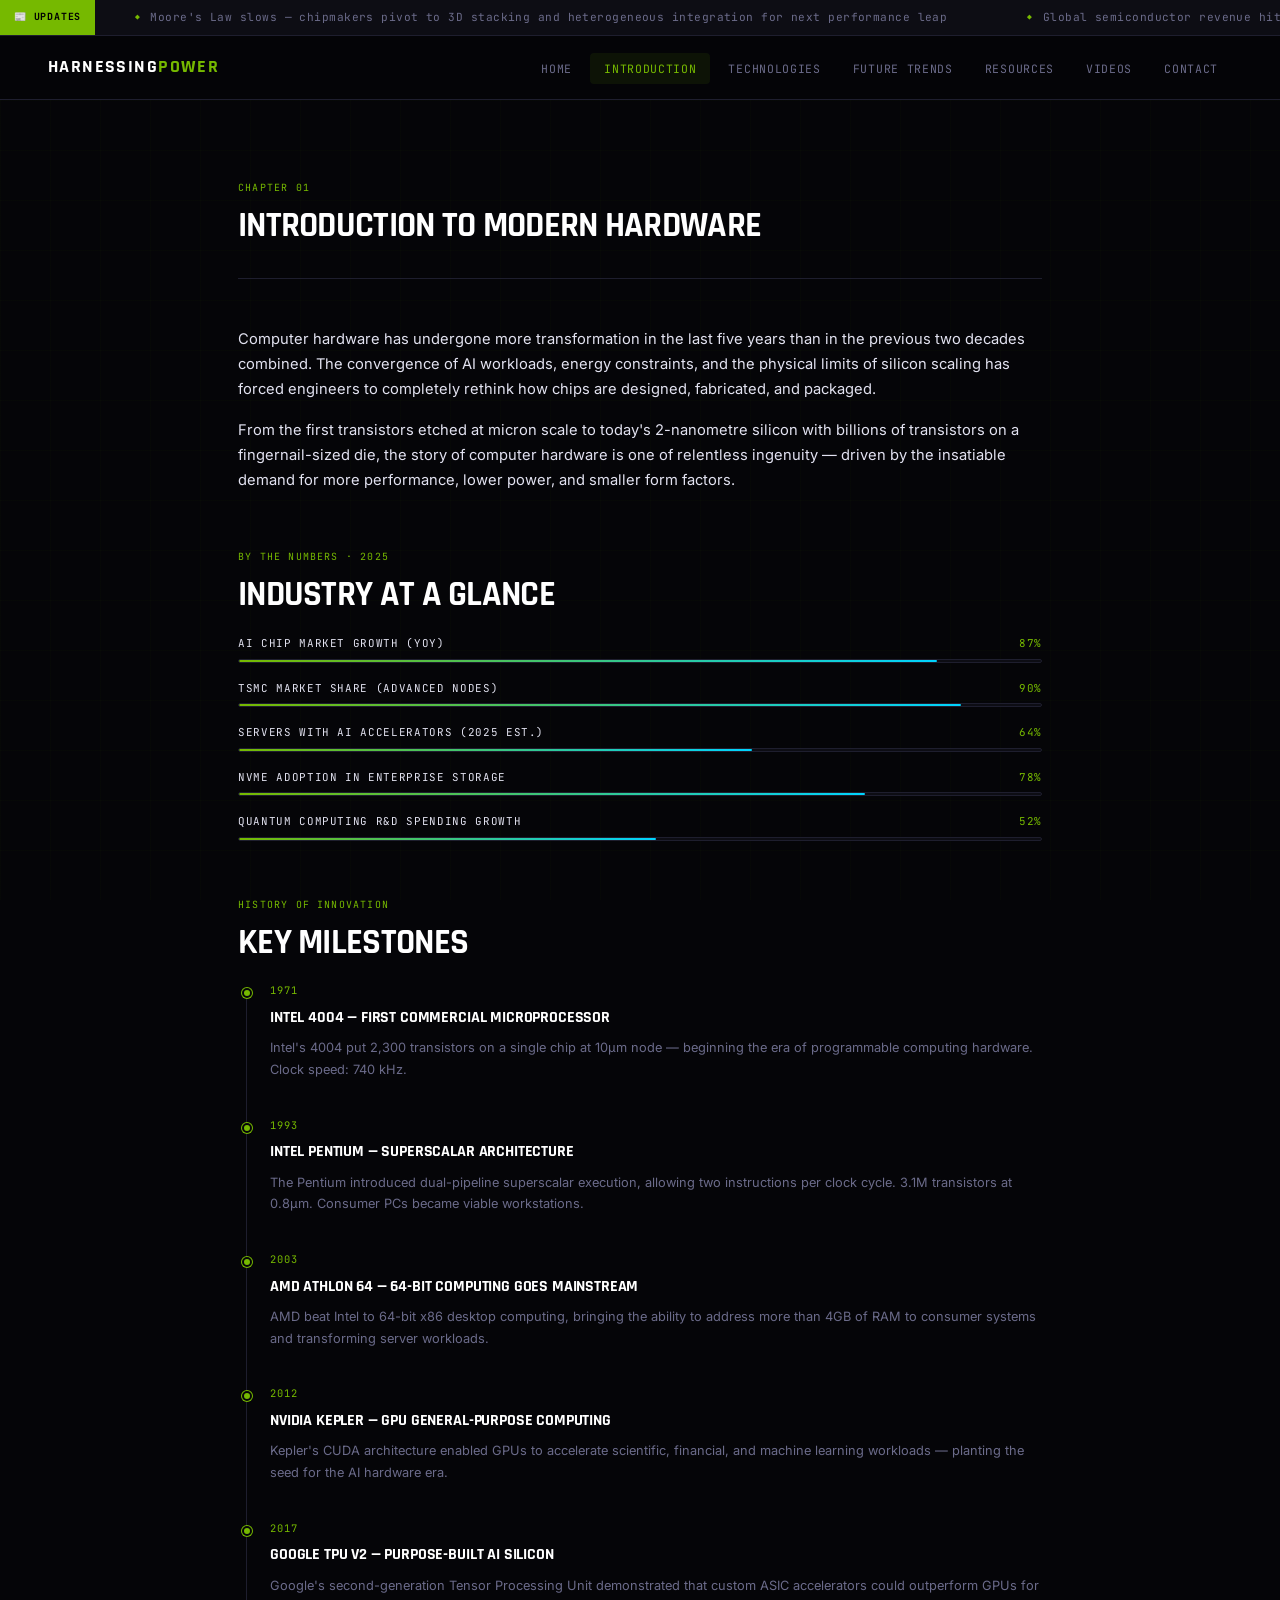
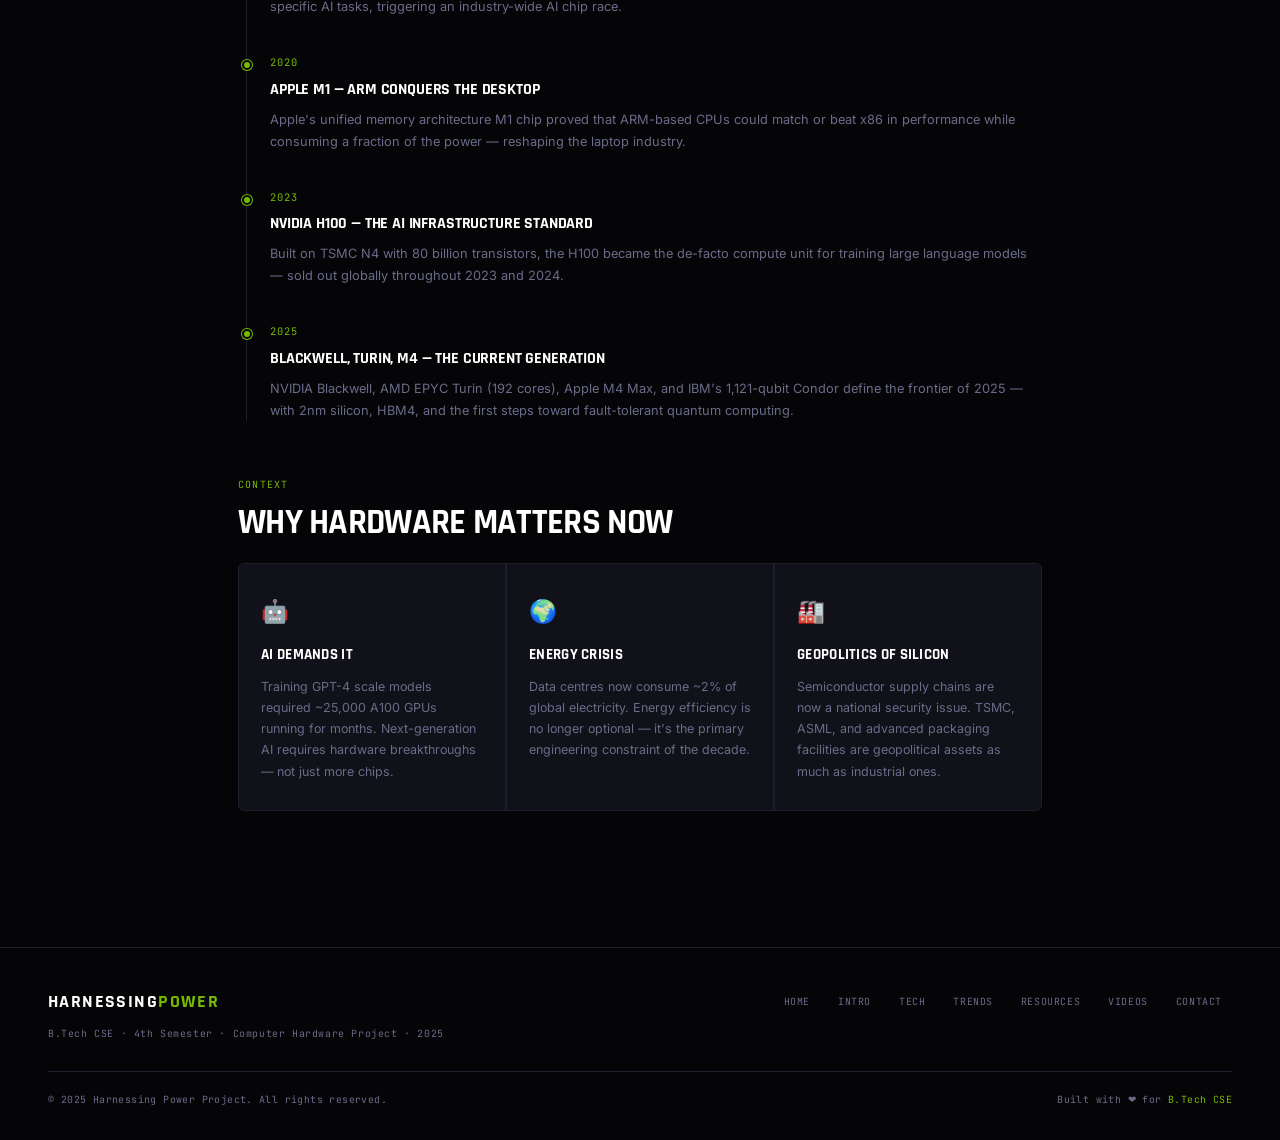
<file: introduction.html>
<!DOCTYPE html>
<html lang="en">
<head>
  <meta charset="UTF-8">
  <meta name="viewport" content="width=device-width, initial-scale=1.0">
  <title>Introduction — Harnessing Power</title>
  <meta name="description" content="Introduction to modern computer hardware innovations — history, milestones, and the forces driving the 2025 computing revolution.">
  <link rel="stylesheet" href="styles.css">
</head>
<body>

<!-- NEWS TICKER -->
<div class="news-ticker">
  <div class="ticker-label">📰 Updates</div>
  <div class="ticker-track">
    <div class="ticker-inner">
      <span class="ticker-item">Moore's Law slows — chipmakers pivot to 3D stacking and heterogeneous integration for next performance leap</span>
      <span class="ticker-item">Global semiconductor revenue hit $620B in 2024 — AI chips account for 35% of all data-centre spending</span>
      <span class="ticker-item">TSMC 2nm N2 node enters risk production — volume ramp expected Q4 2025 for Apple A19 and M5</span>
      <span class="ticker-item">Intel announces Panther Lake on external TSMC N2 — marks historic shift from Intel's own fabs</span>
      <span class="ticker-item">Moore's Law slows — chipmakers pivot to 3D stacking and heterogeneous integration for next performance leap</span>
      <span class="ticker-item">Global semiconductor revenue hit $620B in 2024 — AI chips account for 35% of all data-centre spending</span>
      <span class="ticker-item">TSMC 2nm N2 node enters risk production — volume ramp expected Q4 2025 for Apple A19 and M5</span>
    </div>
  </div>
</div>

<header>
  <div class="site-logo">Harnessing<span>Power</span></div>
  <nav>
    <ul>
      <li><a href="index.html">Home</a></li>
      <li><a href="introduction.html" class="active">Introduction</a></li>
      <li><a href="latest-technologies.html">Technologies</a></li>
      <li><a href="future-trends.html">Future Trends</a></li>
      <li><a href="resources.html">Resources</a></li>
      <li><a href="videos.html">Videos</a></li>
      <li><a href="contact.html">Contact</a></li>
    </ul>
  </nav>
</header>

<main>
  <div class="page-header reveal">
    <div class="page-header-left">
      <div class="page-label">Chapter 01</div>
      <h2>Introduction to Modern Hardware</h2>
    </div>
  </div>

  <section class="reveal">
    <p>Computer hardware has undergone more transformation in the last five years than in the previous two decades combined. The convergence of AI workloads, energy constraints, and the physical limits of silicon scaling has forced engineers to completely rethink how chips are designed, fabricated, and packaged.</p>
    <p>From the first transistors etched at micron scale to today's 2-nanometre silicon with billions of transistors on a fingernail-sized die, the story of computer hardware is one of relentless ingenuity — driven by the insatiable demand for more performance, lower power, and smaller form factors.</p>
  </section>

  <!-- STATS -->
  <section class="reveal">
    <div class="page-label">By the Numbers · 2025</div>
    <h2>Industry at a Glance</h2>
    <div class="progress-list" id="progressList">
      <div class="progress-item">
        <div class="progress-header">
          <span class="progress-name">AI Chip Market Growth (YoY)</span>
          <span class="progress-pct">87%</span>
        </div>
        <div class="progress-bar"><div class="progress-fill" style="--w:87%"></div></div>
      </div>
      <div class="progress-item">
        <div class="progress-header">
          <span class="progress-name">TSMC Market Share (Advanced Nodes)</span>
          <span class="progress-pct">90%</span>
        </div>
        <div class="progress-bar"><div class="progress-fill" style="--w:90%"></div></div>
      </div>
      <div class="progress-item">
        <div class="progress-header">
          <span class="progress-name">Servers with AI Accelerators (2025 est.)</span>
          <span class="progress-pct">64%</span>
        </div>
        <div class="progress-bar"><div class="progress-fill" style="--w:64%"></div></div>
      </div>
      <div class="progress-item">
        <div class="progress-header">
          <span class="progress-name">NVMe Adoption in Enterprise Storage</span>
          <span class="progress-pct">78%</span>
        </div>
        <div class="progress-bar"><div class="progress-fill" style="--w:78%"></div></div>
      </div>
      <div class="progress-item">
        <div class="progress-header">
          <span class="progress-name">Quantum Computing R&D Spending Growth</span>
          <span class="progress-pct">52%</span>
        </div>
        <div class="progress-bar"><div class="progress-fill" style="--w:52%"></div></div>
      </div>
    </div>
  </section>

  <!-- TIMELINE -->
  <section class="reveal">
    <div class="page-label">History of Innovation</div>
    <h2>Key Milestones</h2>
    <div class="timeline">
      <div class="timeline-item">
        <div class="timeline-dot"></div>
        <div class="timeline-year">1971</div>
        <div class="timeline-title">Intel 4004 — First Commercial Microprocessor</div>
        <div class="timeline-desc">Intel's 4004 put 2,300 transistors on a single chip at 10µm node — beginning the era of programmable computing hardware. Clock speed: 740 kHz.</div>
      </div>
      <div class="timeline-item">
        <div class="timeline-dot"></div>
        <div class="timeline-year">1993</div>
        <div class="timeline-title">Intel Pentium — Superscalar Architecture</div>
        <div class="timeline-desc">The Pentium introduced dual-pipeline superscalar execution, allowing two instructions per clock cycle. 3.1M transistors at 0.8µm. Consumer PCs became viable workstations.</div>
      </div>
      <div class="timeline-item">
        <div class="timeline-dot"></div>
        <div class="timeline-year">2003</div>
        <div class="timeline-title">AMD Athlon 64 — 64-bit Computing Goes Mainstream</div>
        <div class="timeline-desc">AMD beat Intel to 64-bit x86 desktop computing, bringing the ability to address more than 4GB of RAM to consumer systems and transforming server workloads.</div>
      </div>
      <div class="timeline-item">
        <div class="timeline-dot"></div>
        <div class="timeline-year">2012</div>
        <div class="timeline-title">NVIDIA Kepler — GPU General-Purpose Computing</div>
        <div class="timeline-desc">Kepler's CUDA architecture enabled GPUs to accelerate scientific, financial, and machine learning workloads — planting the seed for the AI hardware era.</div>
      </div>
      <div class="timeline-item">
        <div class="timeline-dot"></div>
        <div class="timeline-year">2017</div>
        <div class="timeline-title">Google TPU v2 — Purpose-Built AI Silicon</div>
        <div class="timeline-desc">Google's second-generation Tensor Processing Unit demonstrated that custom ASIC accelerators could outperform GPUs for specific AI tasks, triggering an industry-wide AI chip race.</div>
      </div>
      <div class="timeline-item">
        <div class="timeline-dot"></div>
        <div class="timeline-year">2020</div>
        <div class="timeline-title">Apple M1 — ARM Conquers the Desktop</div>
        <div class="timeline-desc">Apple's unified memory architecture M1 chip proved that ARM-based CPUs could match or beat x86 in performance while consuming a fraction of the power — reshaping the laptop industry.</div>
      </div>
      <div class="timeline-item">
        <div class="timeline-dot"></div>
        <div class="timeline-year">2023</div>
        <div class="timeline-title">NVIDIA H100 — The AI Infrastructure Standard</div>
        <div class="timeline-desc">Built on TSMC N4 with 80 billion transistors, the H100 became the de-facto compute unit for training large language models — sold out globally throughout 2023 and 2024.</div>
      </div>
      <div class="timeline-item">
        <div class="timeline-dot"></div>
        <div class="timeline-year">2025</div>
        <div class="timeline-title">Blackwell, Turin, M4 — The Current Generation</div>
        <div class="timeline-desc">NVIDIA Blackwell, AMD EPYC Turin (192 cores), Apple M4 Max, and IBM's 1,121-qubit Condor define the frontier of 2025 — with 2nm silicon, HBM4, and the first steps toward fault-tolerant quantum computing.</div>
      </div>
    </div>
  </section>

  <!-- WHY IT MATTERS -->
  <section class="reveal">
    <div class="page-label">Context</div>
    <h2>Why Hardware Matters Now</h2>
    <div class="card-grid">
      <div class="card-item">
        <div class="card-icon">🤖</div>
        <div class="card-title">AI Demands It</div>
        <div class="card-desc">Training GPT-4 scale models required ~25,000 A100 GPUs running for months. Next-generation AI requires hardware breakthroughs — not just more chips.</div>
      </div>
      <div class="card-item">
        <div class="card-icon">🌍</div>
        <div class="card-title">Energy Crisis</div>
        <div class="card-desc">Data centres now consume ~2% of global electricity. Energy efficiency is no longer optional — it's the primary engineering constraint of the decade.</div>
      </div>
      <div class="card-item">
        <div class="card-icon">🏭</div>
        <div class="card-title">Geopolitics of Silicon</div>
        <div class="card-desc">Semiconductor supply chains are now a national security issue. TSMC, ASML, and advanced packaging facilities are geopolitical assets as much as industrial ones.</div>
      </div>
    </div>
  </section>
</main>

<footer>
  <div class="footer-inner">
    <div>
      <div class="footer-brand">Harnessing<span>Power</span></div>
      <div class="footer-desc">B.Tech CSE · 4th Semester · Computer Hardware Project · 2025</div>
    </div>
    <nav class="footer-links">
      <a href="index.html">Home</a>
      <a href="introduction.html">Intro</a>
      <a href="latest-technologies.html">Tech</a>
      <a href="future-trends.html">Trends</a>
      <a href="resources.html">Resources</a>
      <a href="videos.html">Videos</a>
      <a href="contact.html">Contact</a>
    </nav>
  </div>
  <div class="footer-bottom">
    <span>© 2025 Harnessing Power Project. All rights reserved.</span>
    <span>Built with ❤ for <span class="footer-accent">B.Tech CSE</span></span>
  </div>
</footer>

<script>
  const observer = new IntersectionObserver(entries => {
    entries.forEach(e => {
      if (e.isIntersecting) {
        e.target.classList.add('visible');
        // Animate progress bars when section comes into view
        if (e.target.querySelector && e.target.querySelector('.progress-fill')) {
          e.target.querySelectorAll('.progress-fill').forEach(bar => bar.classList.add('animated'));
        }
      }
    });
  }, { threshold: 0.08 });
  document.querySelectorAll('.reveal').forEach(el => observer.observe(el));
</script>
</body>
</html>
</file>
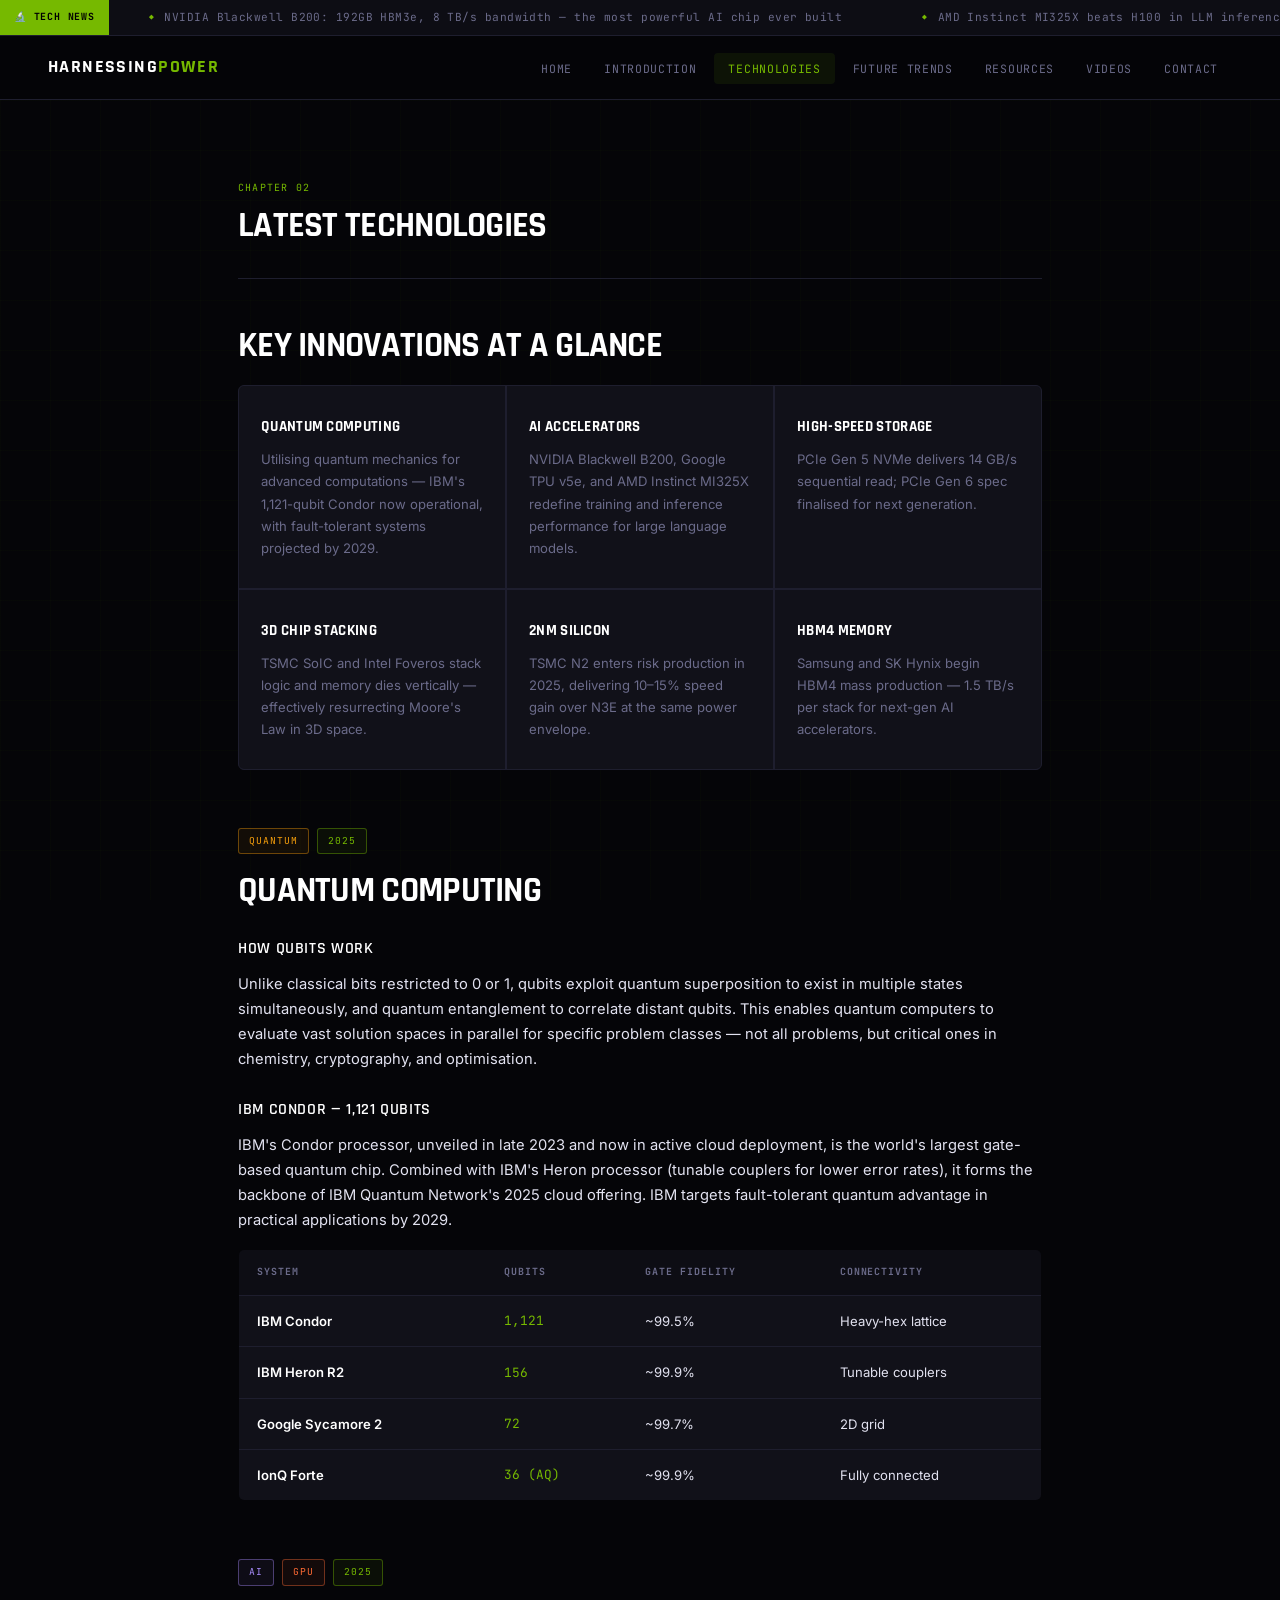
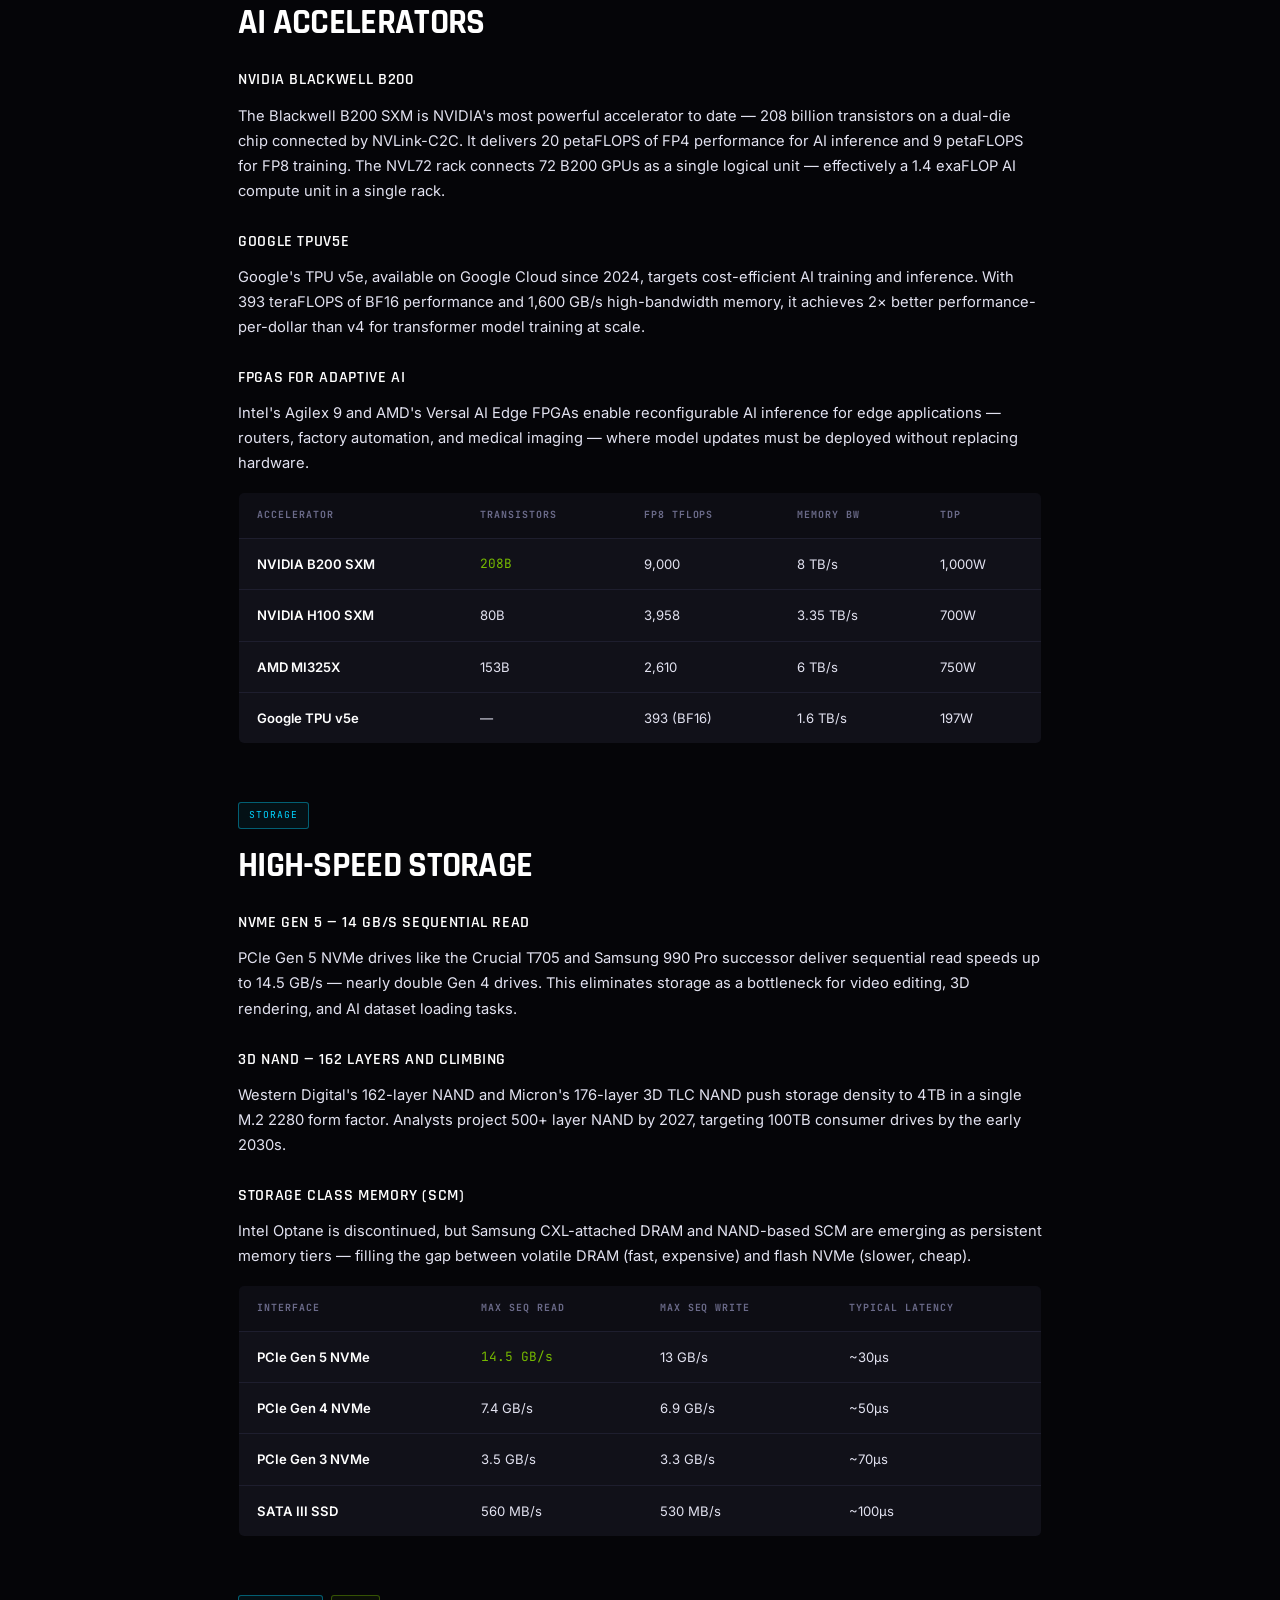
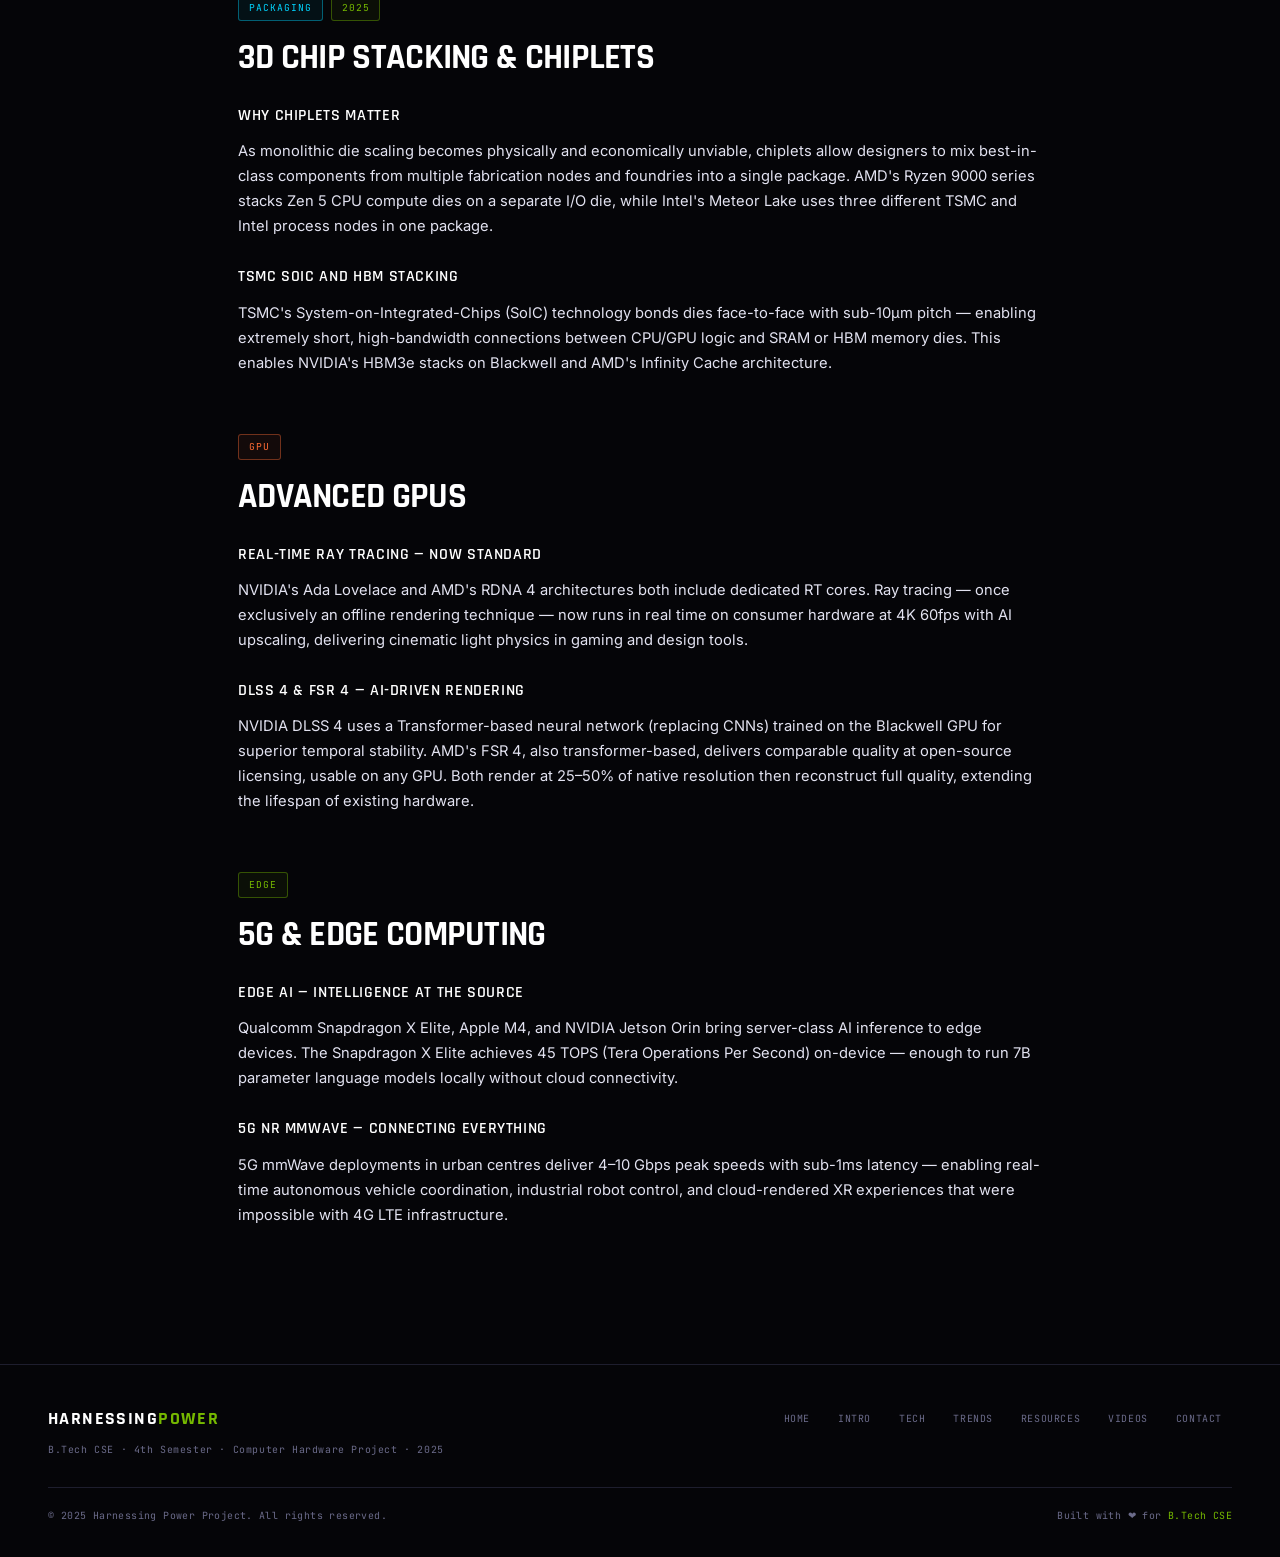
<file: latest-technologies.html>
<!DOCTYPE html>
<html lang="en">
<head>
  <meta charset="UTF-8">
  <meta name="viewport" content="width=device-width, initial-scale=1.0">
  <title>Latest Technologies — Harnessing Power</title>
  <meta name="description" content="Deep dive into the latest hardware innovations — quantum computing, AI accelerators, NVMe storage, 3D chip stacking, NVIDIA Blackwell, AMD EPYC, and more.">
  <link rel="stylesheet" href="styles.css">
</head>
<body>

<!-- NEWS TICKER -->
<div class="news-ticker">
  <div class="ticker-label">🔬 Tech News</div>
  <div class="ticker-track">
    <div class="ticker-inner">
      <span class="ticker-item">NVIDIA Blackwell B200: 192GB HBM3e, 8 TB/s bandwidth — the most powerful AI chip ever built</span>
      <span class="ticker-item">AMD Instinct MI325X beats H100 in LLM inference throughput by 40% per dollar — new cloud benchmarks</span>
      <span class="ticker-item">Western Digital launches 162-layer NAND — 500 layers projected by 2027 to hit 100+ TB per drive</span>
      <span class="ticker-item">PCIe Gen 6 specification finalised — 256 GB/s total bandwidth for next-gen NVMe drives and GPUs</span>
      <span class="ticker-item">NVIDIA Blackwell B200: 192GB HBM3e, 8 TB/s bandwidth — the most powerful AI chip ever built</span>
      <span class="ticker-item">AMD Instinct MI325X beats H100 in LLM inference throughput by 40% per dollar — new cloud benchmarks</span>
      <span class="ticker-item">Western Digital launches 162-layer NAND — 500 layers projected by 2027 to hit 100+ TB per drive</span>
    </div>
  </div>
</div>

<header>
  <div class="site-logo">Harnessing<span>Power</span></div>
  <nav>
    <ul>
      <li><a href="index.html">Home</a></li>
      <li><a href="introduction.html">Introduction</a></li>
      <li><a href="latest-technologies.html" class="active">Technologies</a></li>
      <li><a href="future-trends.html">Future Trends</a></li>
      <li><a href="resources.html">Resources</a></li>
      <li><a href="videos.html">Videos</a></li>
      <li><a href="contact.html">Contact</a></li>
    </ul>
  </nav>
</header>

<main>
  <div class="page-header reveal">
    <div class="page-header-left">
      <div class="page-label">Chapter 02</div>
      <h2>Latest Technologies</h2>
    </div>
  </div>

  <!-- OVERVIEW CARDS -->
  <section class="reveal">
    <h2>Key Innovations at a Glance</h2>
    <ul class="card-list">
      <li><strong>Quantum Computing</strong>Utilising quantum mechanics for advanced computations — IBM's 1,121-qubit Condor now operational, with fault-tolerant systems projected by 2029.</li>
      <li><strong>AI Accelerators</strong>NVIDIA Blackwell B200, Google TPU v5e, and AMD Instinct MI325X redefine training and inference performance for large language models.</li>
      <li><strong>High-Speed Storage</strong>PCIe Gen 5 NVMe delivers 14 GB/s sequential read; PCIe Gen 6 spec finalised for next generation.</li>
      <li><strong>3D Chip Stacking</strong>TSMC SoIC and Intel Foveros stack logic and memory dies vertically — effectively resurrecting Moore's Law in 3D space.</li>
      <li><strong>2nm Silicon</strong>TSMC N2 enters risk production in 2025, delivering 10–15% speed gain over N3E at the same power envelope.</li>
      <li><strong>HBM4 Memory</strong>Samsung and SK Hynix begin HBM4 mass production — 1.5 TB/s per stack for next-gen AI accelerators.</li>
    </ul>
  </section>

  <!-- QUANTUM -->
  <section class="reveal">
    <div class="news-badges"><span class="news-tag quantum">Quantum</span><span class="news-tag new">2025</span></div>
    <h2>Quantum Computing</h2>

    <h4>How Qubits Work</h4>
    <p>Unlike classical bits restricted to 0 or 1, qubits exploit quantum superposition to exist in multiple states simultaneously, and quantum entanglement to correlate distant qubits. This enables quantum computers to evaluate vast solution spaces in parallel for specific problem classes — not all problems, but critical ones in chemistry, cryptography, and optimisation.</p>

    <h4>IBM Condor — 1,121 Qubits</h4>
    <p>IBM's Condor processor, unveiled in late 2023 and now in active cloud deployment, is the world's largest gate-based quantum chip. Combined with IBM's Heron processor (tunable couplers for lower error rates), it forms the backbone of IBM Quantum Network's 2025 cloud offering. IBM targets fault-tolerant quantum advantage in practical applications by 2029.</p>

    <table class="spec-table">
      <thead>
        <tr><th>System</th><th>Qubits</th><th>Gate Fidelity</th><th>Connectivity</th></tr>
      </thead>
      <tbody>
        <tr><td>IBM Condor</td><td class="highlight">1,121</td><td>~99.5%</td><td>Heavy-hex lattice</td></tr>
        <tr><td>IBM Heron R2</td><td class="highlight">156</td><td>~99.9%</td><td>Tunable couplers</td></tr>
        <tr><td>Google Sycamore 2</td><td class="highlight">72</td><td>~99.7%</td><td>2D grid</td></tr>
        <tr><td>IonQ Forte</td><td class="highlight">36 (AQ)</td><td>~99.9%</td><td>Fully connected</td></tr>
      </tbody>
    </table>
  </section>

  <!-- AI ACCELERATORS -->
  <section class="reveal">
    <div class="news-badges"><span class="news-tag ai">AI</span><span class="news-tag gpu">GPU</span><span class="news-tag new">2025</span></div>
    <h2>AI Accelerators</h2>

    <h4>NVIDIA Blackwell B200</h4>
    <p>The Blackwell B200 SXM is NVIDIA's most powerful accelerator to date — 208 billion transistors on a dual-die chip connected by NVLink-C2C. It delivers 20 petaFLOPS of FP4 performance for AI inference and 9 petaFLOPS for FP8 training. The NVL72 rack connects 72 B200 GPUs as a single logical unit — effectively a 1.4 exaFLOP AI compute unit in a single rack.</p>

    <h4>Google TPUv5e</h4>
    <p>Google's TPU v5e, available on Google Cloud since 2024, targets cost-efficient AI training and inference. With 393 teraFLOPS of BF16 performance and 1,600 GB/s high-bandwidth memory, it achieves 2× better performance-per-dollar than v4 for transformer model training at scale.</p>

    <h4>FPGAs for Adaptive AI</h4>
    <p>Intel's Agilex 9 and AMD's Versal AI Edge FPGAs enable reconfigurable AI inference for edge applications — routers, factory automation, and medical imaging — where model updates must be deployed without replacing hardware.</p>

    <table class="spec-table">
      <thead>
        <tr><th>Accelerator</th><th>Transistors</th><th>FP8 TFLOPS</th><th>Memory BW</th><th>TDP</th></tr>
      </thead>
      <tbody>
        <tr><td>NVIDIA B200 SXM</td><td class="highlight">208B</td><td>9,000</td><td>8 TB/s</td><td>1,000W</td></tr>
        <tr><td>NVIDIA H100 SXM</td><td>80B</td><td>3,958</td><td>3.35 TB/s</td><td>700W</td></tr>
        <tr><td>AMD MI325X</td><td>153B</td><td>2,610</td><td>6 TB/s</td><td>750W</td></tr>
        <tr><td>Google TPU v5e</td><td>—</td><td>393 (BF16)</td><td>1.6 TB/s</td><td>197W</td></tr>
      </tbody>
    </table>
  </section>

  <!-- STORAGE -->
  <section class="reveal">
    <div class="news-badges"><span class="news-tag cpu">Storage</span></div>
    <h2>High-Speed Storage</h2>

    <h4>NVMe Gen 5 — 14 GB/s Sequential Read</h4>
    <p>PCIe Gen 5 NVMe drives like the Crucial T705 and Samsung 990 Pro successor deliver sequential read speeds up to 14.5 GB/s — nearly double Gen 4 drives. This eliminates storage as a bottleneck for video editing, 3D rendering, and AI dataset loading tasks.</p>

    <h4>3D NAND — 162 Layers and Climbing</h4>
    <p>Western Digital's 162-layer NAND and Micron's 176-layer 3D TLC NAND push storage density to 4TB in a single M.2 2280 form factor. Analysts project 500+ layer NAND by 2027, targeting 100TB consumer drives by the early 2030s.</p>

    <h4>Storage Class Memory (SCM)</h4>
    <p>Intel Optane is discontinued, but Samsung CXL-attached DRAM and NAND-based SCM are emerging as persistent memory tiers — filling the gap between volatile DRAM (fast, expensive) and flash NVMe (slower, cheap).</p>

    <table class="spec-table">
      <thead>
        <tr><th>Interface</th><th>Max Seq Read</th><th>Max Seq Write</th><th>Typical Latency</th></tr>
      </thead>
      <tbody>
        <tr><td>PCIe Gen 5 NVMe</td><td class="highlight">14.5 GB/s</td><td>13 GB/s</td><td>~30µs</td></tr>
        <tr><td>PCIe Gen 4 NVMe</td><td>7.4 GB/s</td><td>6.9 GB/s</td><td>~50µs</td></tr>
        <tr><td>PCIe Gen 3 NVMe</td><td>3.5 GB/s</td><td>3.3 GB/s</td><td>~70µs</td></tr>
        <tr><td>SATA III SSD</td><td>560 MB/s</td><td>530 MB/s</td><td>~100µs</td></tr>
      </tbody>
    </table>
  </section>

  <!-- 3D STACKING -->
  <section class="reveal">
    <div class="news-badges"><span class="news-tag cpu">Packaging</span><span class="news-tag new">2025</span></div>
    <h2>3D Chip Stacking & Chiplets</h2>

    <h4>Why Chiplets Matter</h4>
    <p>As monolithic die scaling becomes physically and economically unviable, chiplets allow designers to mix best-in-class components from multiple fabrication nodes and foundries into a single package. AMD's Ryzen 9000 series stacks Zen 5 CPU compute dies on a separate I/O die, while Intel's Meteor Lake uses three different TSMC and Intel process nodes in one package.</p>

    <h4>TSMC SoIC and HBM Stacking</h4>
    <p>TSMC's System-on-Integrated-Chips (SoIC) technology bonds dies face-to-face with sub-10µm pitch — enabling extremely short, high-bandwidth connections between CPU/GPU logic and SRAM or HBM memory dies. This enables NVIDIA's HBM3e stacks on Blackwell and AMD's Infinity Cache architecture.</p>
  </section>

  <!-- ADVANCED GPUs -->
  <section class="reveal">
    <div class="news-badges"><span class="news-tag gpu">GPU</span></div>
    <h2>Advanced GPUs</h2>

    <h4>Real-Time Ray Tracing — Now Standard</h4>
    <p>NVIDIA's Ada Lovelace and AMD's RDNA 4 architectures both include dedicated RT cores. Ray tracing — once exclusively an offline rendering technique — now runs in real time on consumer hardware at 4K 60fps with AI upscaling, delivering cinematic light physics in gaming and design tools.</p>

    <h4>DLSS 4 & FSR 4 — AI-Driven Rendering</h4>
    <p>NVIDIA DLSS 4 uses a Transformer-based neural network (replacing CNNs) trained on the Blackwell GPU for superior temporal stability. AMD's FSR 4, also transformer-based, delivers comparable quality at open-source licensing, usable on any GPU. Both render at 25–50% of native resolution then reconstruct full quality, extending the lifespan of existing hardware.</p>
  </section>

  <!-- 5G & EDGE -->
  <section class="reveal">
    <div class="news-badges"><span class="news-tag new">Edge</span></div>
    <h2>5G & Edge Computing</h2>

    <h4>Edge AI — Intelligence at the Source</h4>
    <p>Qualcomm Snapdragon X Elite, Apple M4, and NVIDIA Jetson Orin bring server-class AI inference to edge devices. The Snapdragon X Elite achieves 45 TOPS (Tera Operations Per Second) on-device — enough to run 7B parameter language models locally without cloud connectivity.</p>

    <h4>5G NR mmWave — Connecting Everything</h4>
    <p>5G mmWave deployments in urban centres deliver 4–10 Gbps peak speeds with sub-1ms latency — enabling real-time autonomous vehicle coordination, industrial robot control, and cloud-rendered XR experiences that were impossible with 4G LTE infrastructure.</p>
  </section>
</main>

<footer>
  <div class="footer-inner">
    <div>
      <div class="footer-brand">Harnessing<span>Power</span></div>
      <div class="footer-desc">B.Tech CSE · 4th Semester · Computer Hardware Project · 2025</div>
    </div>
    <nav class="footer-links">
      <a href="index.html">Home</a>
      <a href="introduction.html">Intro</a>
      <a href="latest-technologies.html">Tech</a>
      <a href="future-trends.html">Trends</a>
      <a href="resources.html">Resources</a>
      <a href="videos.html">Videos</a>
      <a href="contact.html">Contact</a>
    </nav>
  </div>
  <div class="footer-bottom">
    <span>© 2025 Harnessing Power Project. All rights reserved.</span>
    <span>Built with ❤ for <span class="footer-accent">B.Tech CSE</span></span>
  </div>
</footer>

<script>
  const observer = new IntersectionObserver(entries => {
    entries.forEach(e => { if (e.isIntersecting) e.target.classList.add('visible'); });
  }, { threshold: 0.08 });
  document.querySelectorAll('.reveal').forEach(el => observer.observe(el));
</script>
</body>
</html>
</file>
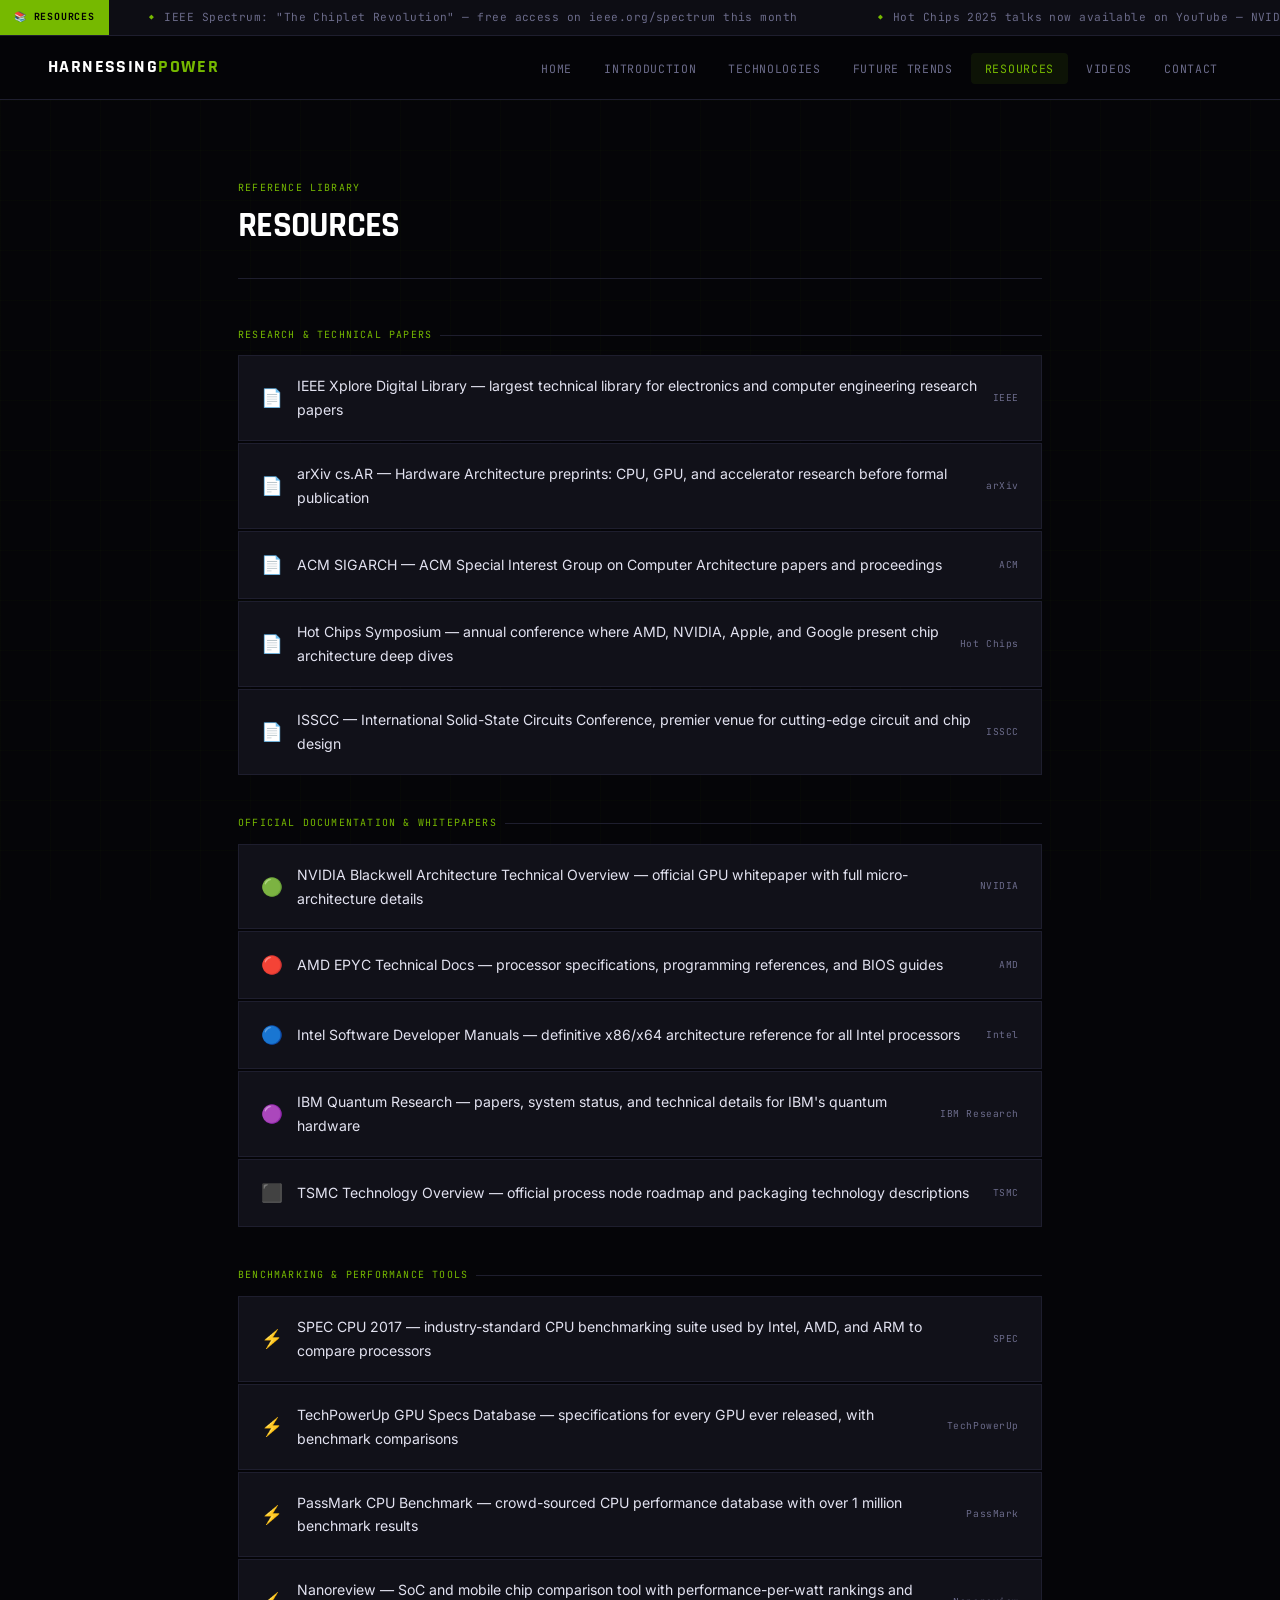
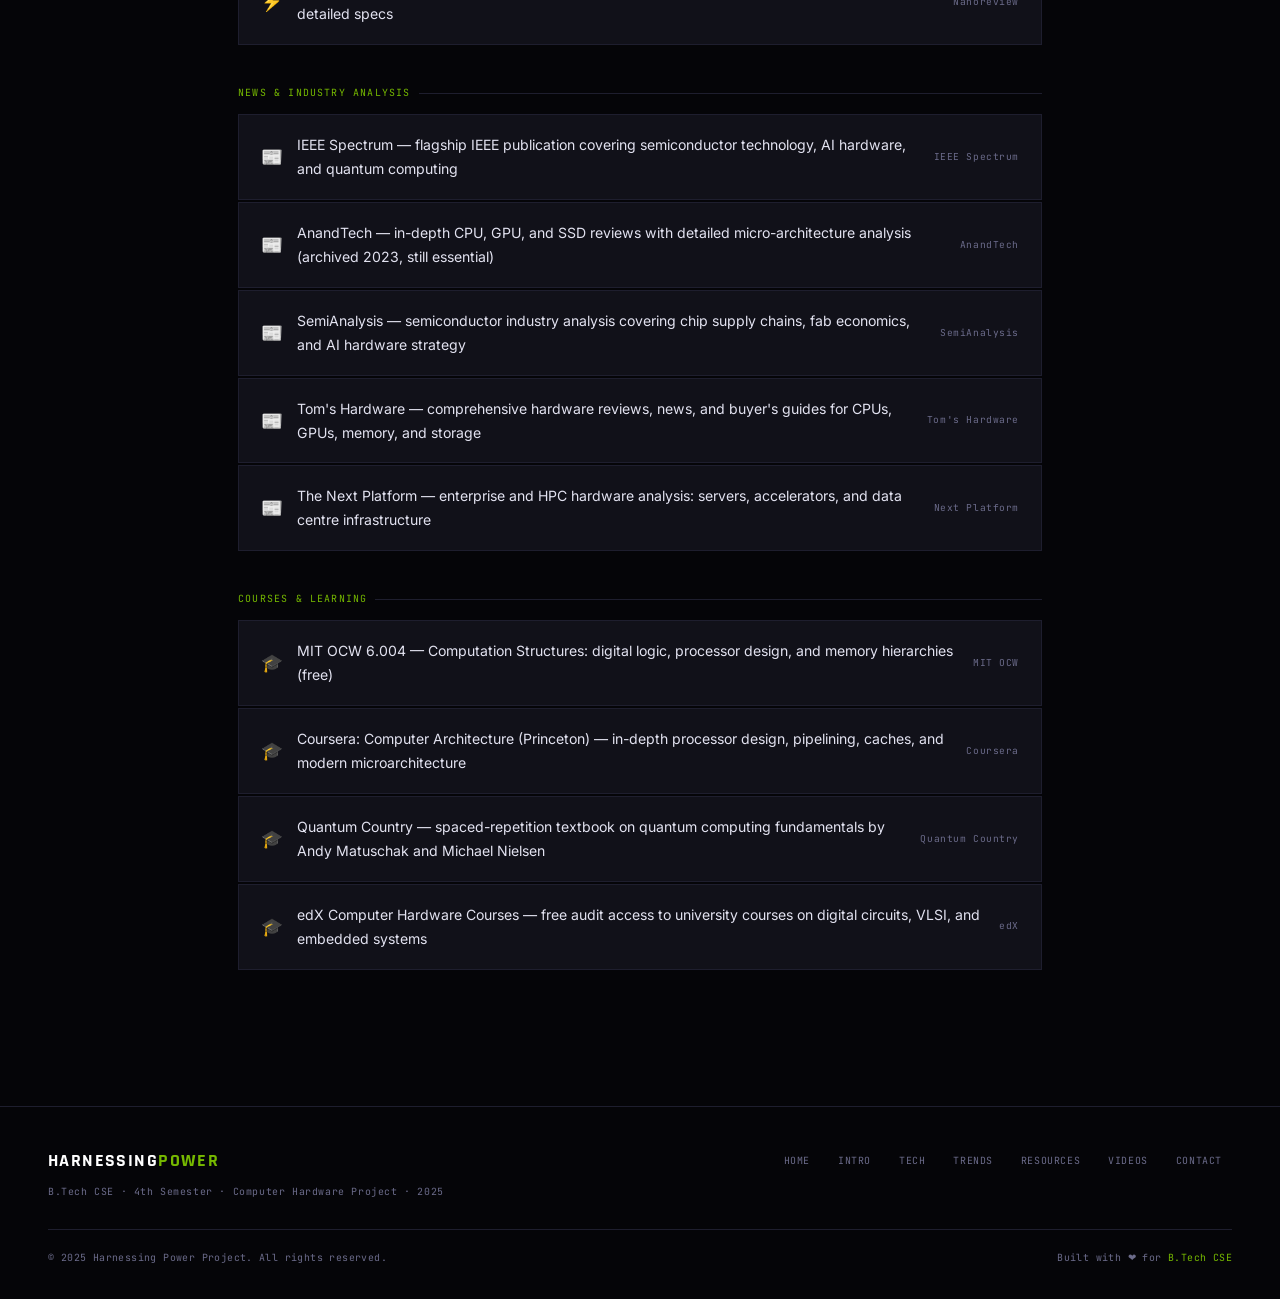
<file: resources.html>
<!DOCTYPE html>
<html lang="en">
<head>
  <meta charset="UTF-8">
  <meta name="viewport" content="width=device-width, initial-scale=1.0">
  <title>Resources — Harnessing Power</title>
  <meta name="description" content="Curated resources for computer hardware — research papers, official docs, benchmarking tools, online courses, and news sources.">
  <link rel="stylesheet" href="styles.css">
</head>
<body>

<!-- NEWS TICKER -->
<div class="news-ticker">
  <div class="ticker-label">📚 Resources</div>
  <div class="ticker-track">
    <div class="ticker-inner">
      <span class="ticker-item">IEEE Spectrum: "The Chiplet Revolution" — free access on ieee.org/spectrum this month</span>
      <span class="ticker-item">Hot Chips 2025 talks now available on YouTube — NVIDIA Blackwell deep dive by NVIDIA engineers</span>
      <span class="ticker-item">Coursera: "Hardware Security" by University of Maryland — free audit, starts June 2025</span>
      <span class="ticker-item">ISSCC 2025 proceedings available — record 400+ papers on advanced chip design</span>
      <span class="ticker-item">IEEE Spectrum: "The Chiplet Revolution" — free access on ieee.org/spectrum this month</span>
      <span class="ticker-item">Hot Chips 2025 talks now available on YouTube — NVIDIA Blackwell deep dive by NVIDIA engineers</span>
    </div>
  </div>
</div>

<header>
  <div class="site-logo">Harnessing<span>Power</span></div>
  <nav>
    <ul>
      <li><a href="index.html">Home</a></li>
      <li><a href="introduction.html">Introduction</a></li>
      <li><a href="latest-technologies.html">Technologies</a></li>
      <li><a href="future-trends.html">Future Trends</a></li>
      <li><a href="resources.html" class="active">Resources</a></li>
      <li><a href="videos.html">Videos</a></li>
      <li><a href="contact.html">Contact</a></li>
    </ul>
  </nav>
</header>

<main>
  <div class="page-header reveal">
    <div class="page-header-left">
      <div class="page-label">Reference Library</div>
      <h2>Resources</h2>
    </div>
  </div>

  <!-- RESEARCH & PAPERS -->
  <section class="reveal">
    <div class="resource-section">
      <div class="resource-section-title">Research & Technical Papers</div>
      <ul class="resource-list">
        <li>
          <span class="resource-icon">📄</span>
          <a href="https://ieeexplore.ieee.org" target="_blank" rel="noopener">IEEE Xplore Digital Library — largest technical library for electronics and computer engineering research papers</a>
          <span class="resource-meta">IEEE</span>
        </li>
        <li>
          <span class="resource-icon">📄</span>
          <a href="https://arxiv.org/cs.AR" target="_blank" rel="noopener">arXiv cs.AR — Hardware Architecture preprints: CPU, GPU, and accelerator research before formal publication</a>
          <span class="resource-meta">arXiv</span>
        </li>
        <li>
          <span class="resource-icon">📄</span>
          <a href="https://dl.acm.org/sig/sigarch" target="_blank" rel="noopener">ACM SIGARCH — ACM Special Interest Group on Computer Architecture papers and proceedings</a>
          <span class="resource-meta">ACM</span>
        </li>
        <li>
          <span class="resource-icon">📄</span>
          <a href="https://hotchips.org" target="_blank" rel="noopener">Hot Chips Symposium — annual conference where AMD, NVIDIA, Apple, and Google present chip architecture deep dives</a>
          <span class="resource-meta">Hot Chips</span>
        </li>
        <li>
          <span class="resource-icon">📄</span>
          <a href="https://isscc.org" target="_blank" rel="noopener">ISSCC — International Solid-State Circuits Conference, premier venue for cutting-edge circuit and chip design</a>
          <span class="resource-meta">ISSCC</span>
        </li>
      </ul>
    </div>

    <!-- OFFICIAL DOCS -->
    <div class="resource-section">
      <div class="resource-section-title">Official Documentation & Whitepapers</div>
      <ul class="resource-list">
        <li>
          <span class="resource-icon">🟢</span>
          <a href="https://www.nvidia.com/en-us/data-center/resources/blackwell-architecture-technical-overview/" target="_blank" rel="noopener">NVIDIA Blackwell Architecture Technical Overview — official GPU whitepaper with full micro-architecture details</a>
          <span class="resource-meta">NVIDIA</span>
        </li>
        <li>
          <span class="resource-icon">🔴</span>
          <a href="https://www.amd.com/en/technologies/epyc-tech-docs" target="_blank" rel="noopener">AMD EPYC Technical Docs — processor specifications, programming references, and BIOS guides</a>
          <span class="resource-meta">AMD</span>
        </li>
        <li>
          <span class="resource-icon">🔵</span>
          <a href="https://www.intel.com/content/www/us/en/developer/articles/technical/intel-sdm.html" target="_blank" rel="noopener">Intel Software Developer Manuals — definitive x86/x64 architecture reference for all Intel processors</a>
          <span class="resource-meta">Intel</span>
        </li>
        <li>
          <span class="resource-icon">🟣</span>
          <a href="https://research.ibm.com/quantum-computing" target="_blank" rel="noopener">IBM Quantum Research — papers, system status, and technical details for IBM's quantum hardware</a>
          <span class="resource-meta">IBM Research</span>
        </li>
        <li>
          <span class="resource-icon">⬛</span>
          <a href="https://www.tsmc.com/english/dedicatedFoundry/technology/overview.htm" target="_blank" rel="noopener">TSMC Technology Overview — official process node roadmap and packaging technology descriptions</a>
          <span class="resource-meta">TSMC</span>
        </li>
      </ul>
    </div>

    <!-- BENCHMARKING TOOLS -->
    <div class="resource-section">
      <div class="resource-section-title">Benchmarking & Performance Tools</div>
      <ul class="resource-list">
        <li>
          <span class="resource-icon">⚡</span>
          <a href="https://www.spec.org/cpu2017/" target="_blank" rel="noopener">SPEC CPU 2017 — industry-standard CPU benchmarking suite used by Intel, AMD, and ARM to compare processors</a>
          <span class="resource-meta">SPEC</span>
        </li>
        <li>
          <span class="resource-icon">⚡</span>
          <a href="https://www.techpowerup.com/gpu-specs/" target="_blank" rel="noopener">TechPowerUp GPU Specs Database — specifications for every GPU ever released, with benchmark comparisons</a>
          <span class="resource-meta">TechPowerUp</span>
        </li>
        <li>
          <span class="resource-icon">⚡</span>
          <a href="https://www.cpubenchmark.net/" target="_blank" rel="noopener">PassMark CPU Benchmark — crowd-sourced CPU performance database with over 1 million benchmark results</a>
          <span class="resource-meta">PassMark</span>
        </li>
        <li>
          <span class="resource-icon">⚡</span>
          <a href="https://nanoreview.net/" target="_blank" rel="noopener">Nanoreview — SoC and mobile chip comparison tool with performance-per-watt rankings and detailed specs</a>
          <span class="resource-meta">Nanoreview</span>
        </li>
      </ul>
    </div>

    <!-- NEWS & ANALYSIS -->
    <div class="resource-section">
      <div class="resource-section-title">News & Industry Analysis</div>
      <ul class="resource-list">
        <li>
          <span class="resource-icon">📰</span>
          <a href="https://spectrum.ieee.org" target="_blank" rel="noopener">IEEE Spectrum — flagship IEEE publication covering semiconductor technology, AI hardware, and quantum computing</a>
          <span class="resource-meta">IEEE Spectrum</span>
        </li>
        <li>
          <span class="resource-icon">📰</span>
          <a href="https://www.anandtech.com" target="_blank" rel="noopener">AnandTech — in-depth CPU, GPU, and SSD reviews with detailed micro-architecture analysis (archived 2023, still essential)</a>
          <span class="resource-meta">AnandTech</span>
        </li>
        <li>
          <span class="resource-icon">📰</span>
          <a href="https://www.semianalysis.com" target="_blank" rel="noopener">SemiAnalysis — semiconductor industry analysis covering chip supply chains, fab economics, and AI hardware strategy</a>
          <span class="resource-meta">SemiAnalysis</span>
        </li>
        <li>
          <span class="resource-icon">📰</span>
          <a href="https://www.tomshardware.com" target="_blank" rel="noopener">Tom's Hardware — comprehensive hardware reviews, news, and buyer's guides for CPUs, GPUs, memory, and storage</a>
          <span class="resource-meta">Tom's Hardware</span>
        </li>
        <li>
          <span class="resource-icon">📰</span>
          <a href="https://www.nextplatform.com" target="_blank" rel="noopener">The Next Platform — enterprise and HPC hardware analysis: servers, accelerators, and data centre infrastructure</a>
          <span class="resource-meta">Next Platform</span>
        </li>
      </ul>
    </div>

    <!-- LEARNING -->
    <div class="resource-section">
      <div class="resource-section-title">Courses & Learning</div>
      <ul class="resource-list">
        <li>
          <span class="resource-icon">🎓</span>
          <a href="https://ocw.mit.edu/courses/6-004-computation-structures-spring-2017/" target="_blank" rel="noopener">MIT OCW 6.004 — Computation Structures: digital logic, processor design, and memory hierarchies (free)</a>
          <span class="resource-meta">MIT OCW</span>
        </li>
        <li>
          <span class="resource-icon">🎓</span>
          <a href="https://www.coursera.org/learn/comparch" target="_blank" rel="noopener">Coursera: Computer Architecture (Princeton) — in-depth processor design, pipelining, caches, and modern microarchitecture</a>
          <span class="resource-meta">Coursera</span>
        </li>
        <li>
          <span class="resource-icon">🎓</span>
          <a href="https://quantum.country" target="_blank" rel="noopener">Quantum Country — spaced-repetition textbook on quantum computing fundamentals by Andy Matuschak and Michael Nielsen</a>
          <span class="resource-meta">Quantum Country</span>
        </li>
        <li>
          <span class="resource-icon">🎓</span>
          <a href="https://www.edx.org/learn/computer-hardware" target="_blank" rel="noopener">edX Computer Hardware Courses — free audit access to university courses on digital circuits, VLSI, and embedded systems</a>
          <span class="resource-meta">edX</span>
        </li>
      </ul>
    </div>
  </section>
</main>

<footer>
  <div class="footer-inner">
    <div>
      <div class="footer-brand">Harnessing<span>Power</span></div>
      <div class="footer-desc">B.Tech CSE · 4th Semester · Computer Hardware Project · 2025</div>
    </div>
    <nav class="footer-links">
      <a href="index.html">Home</a>
      <a href="introduction.html">Intro</a>
      <a href="latest-technologies.html">Tech</a>
      <a href="future-trends.html">Trends</a>
      <a href="resources.html">Resources</a>
      <a href="videos.html">Videos</a>
      <a href="contact.html">Contact</a>
    </nav>
  </div>
  <div class="footer-bottom">
    <span>© 2025 Harnessing Power Project. All rights reserved.</span>
    <span>Built with ❤ for <span class="footer-accent">B.Tech CSE</span></span>
  </div>
</footer>

<script>
  const observer = new IntersectionObserver(entries => {
    entries.forEach(e => { if (e.isIntersecting) e.target.classList.add('visible'); });
  }, { threshold: 0.08 });
  document.querySelectorAll('.reveal').forEach(el => observer.observe(el));
</script>
</body>
</html>
</file>
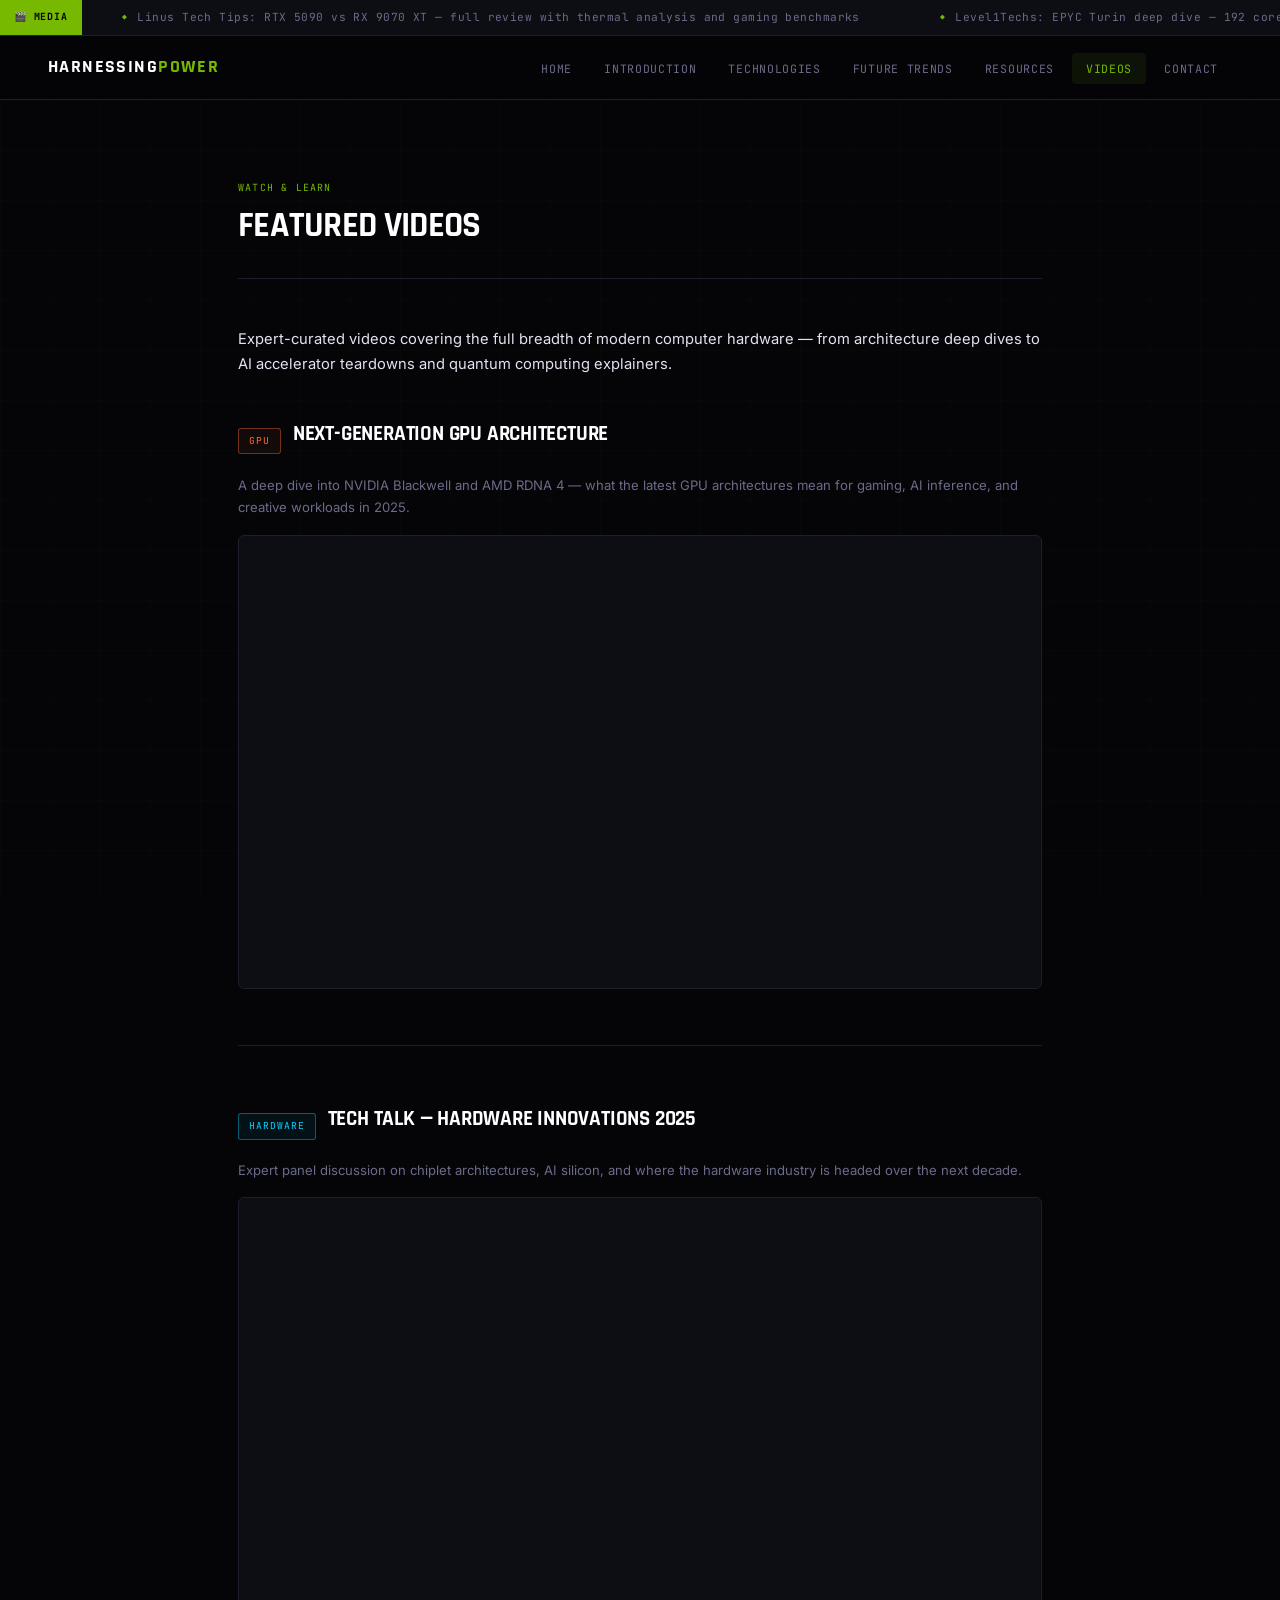
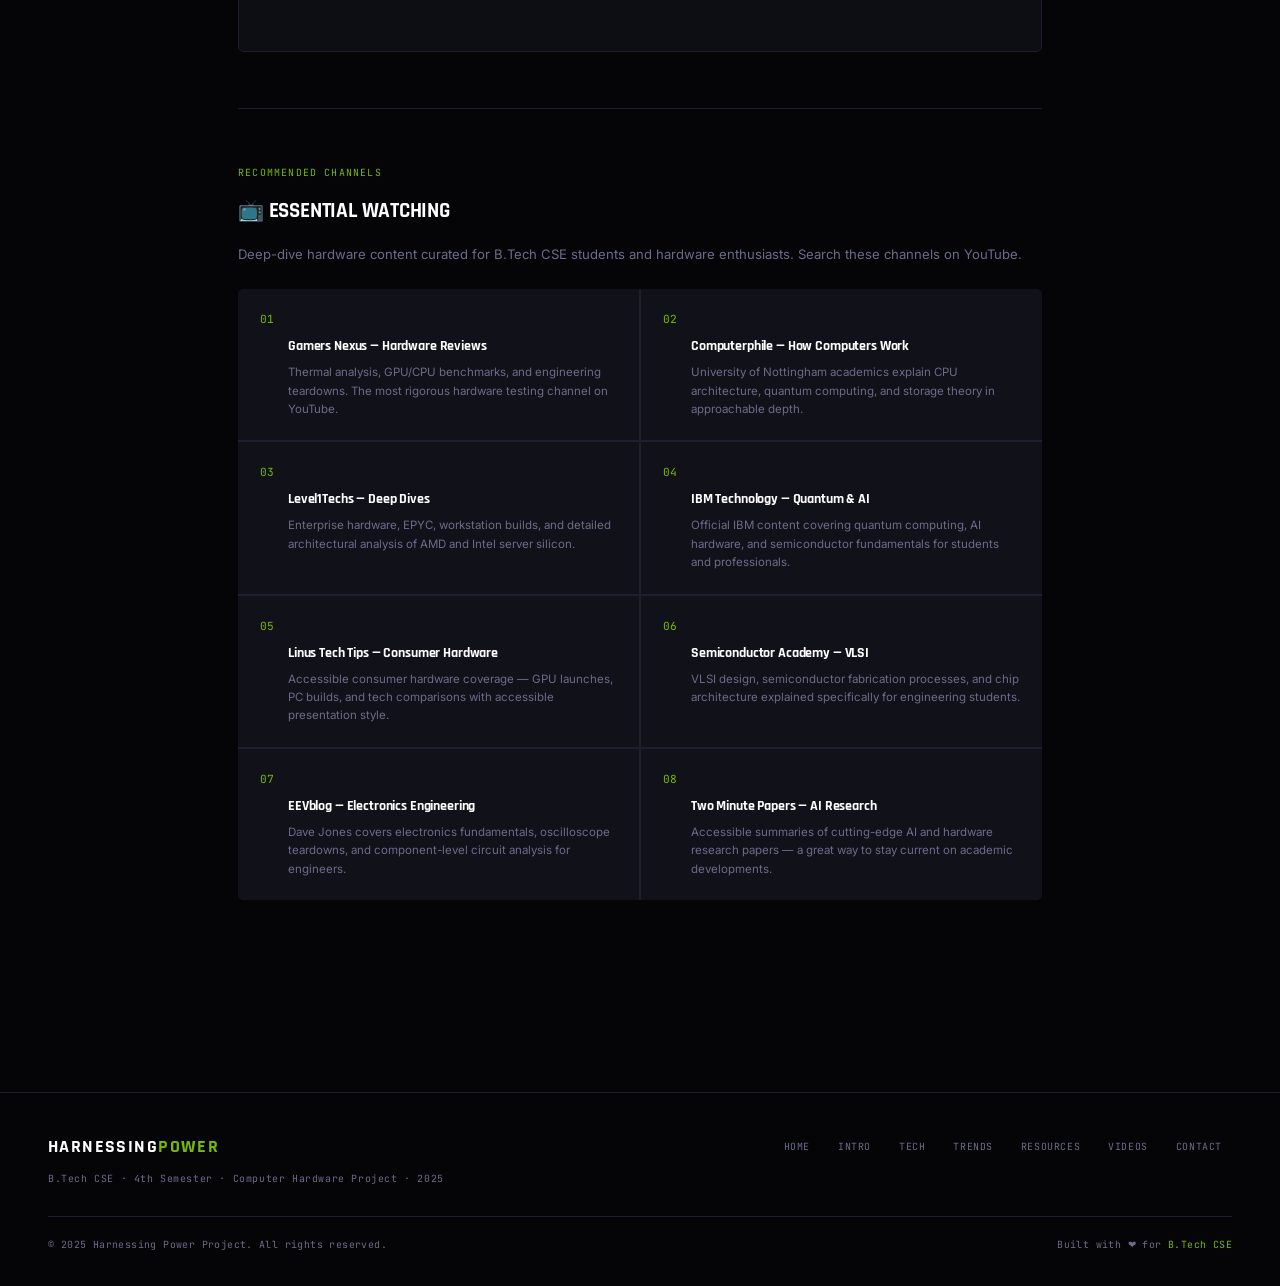
<file: videos.html>
<!DOCTYPE html>
<html lang="en">
<head>
  <meta charset="UTF-8">
  <meta name="viewport" content="width=device-width, initial-scale=1.0">
  <title>Videos — Harnessing Power</title>
  <meta name="description" content="Curated video deep-dives into GPUs, quantum computing, CPU architecture, AI accelerators, and the future of computer hardware.">
  <link rel="stylesheet" href="styles.css">
  <style>
    .video-section {
      margin-bottom: 56px;
      padding-bottom: 56px;
      border-bottom: 1px solid var(--border);
    }
    .video-section:last-child { border-bottom: none; }
    .video-section-header {
      display: flex; align-items: center; gap: 12px; margin-bottom: 8px;
    }
    .video-section h3 {
      font-family: var(--font-head);
      font-size: 1.3rem; font-weight: 700;
      color: var(--light); letter-spacing: -0.01em;
    }
    .video-playlist {
      display: grid; grid-template-columns: 1fr 1fr;
      gap: 2px; background: var(--border); border-radius: var(--radius);
      overflow: hidden; margin-top: 24px;
    }
    @media (max-width: 640px) { .video-playlist { grid-template-columns: 1fr; } }
    .playlist-card {
      background: var(--card); padding: 22px;
      display: flex; gap: 14px; align-items: flex-start;
      transition: background 0.2s; cursor: pointer; text-decoration: none;
    }
    .playlist-card:hover { background: var(--card-hover); }
    .playlist-num {
      font-family: var(--font-mono); font-size: 0.7rem;
      color: var(--accent); flex-shrink: 0; line-height: 1; margin-top: 3px;
    }
    .playlist-info h4 {
      font-family: var(--font-head); font-size: 0.88rem; font-weight: 700;
      color: var(--light); letter-spacing: -0.01em; margin-bottom: 4px;
      text-transform: none;
    }
    .playlist-info p { font-size: 0.72rem; color: var(--muted); margin: 0; line-height: 1.6; }
  </style>
</head>
<body>

<!-- NEWS TICKER -->
<div class="news-ticker">
  <div class="ticker-label">🎬 Media</div>
  <div class="ticker-track">
    <div class="ticker-inner">
      <span class="ticker-item">Linus Tech Tips: RTX 5090 vs RX 9070 XT — full review with thermal analysis and gaming benchmarks</span>
      <span class="ticker-item">Level1Techs: EPYC Turin deep dive — 192 cores, 384MB L3 cache, real-world server workloads</span>
      <span class="ticker-item">Gamers Nexus: NVIDIA Blackwell GPU die analysis and architecture breakdown</span>
      <span class="ticker-item">Dave2D: Apple M4 Max — is this the best laptop CPU of 2025?</span>
      <span class="ticker-item">Computerphile: How Quantum Computers Work — 4M+ views, still the best explainer</span>
      <span class="ticker-item">Linus Tech Tips: RTX 5090 vs RX 9070 XT — full review with thermal analysis and gaming benchmarks</span>
      <span class="ticker-item">Level1Techs: EPYC Turin deep dive — 192 cores, 384MB L3 cache, real-world server workloads</span>
    </div>
  </div>
</div>

<header>
  <div class="site-logo">Harnessing<span>Power</span></div>
  <nav>
    <ul>
      <li><a href="index.html">Home</a></li>
      <li><a href="introduction.html">Introduction</a></li>
      <li><a href="latest-technologies.html">Technologies</a></li>
      <li><a href="future-trends.html">Future Trends</a></li>
      <li><a href="resources.html">Resources</a></li>
      <li><a href="videos.html" class="active">Videos</a></li>
      <li><a href="contact.html">Contact</a></li>
    </ul>
  </nav>
</header>

<main>
  <div class="page-header reveal">
    <div class="page-header-left">
      <div class="page-label">Watch & Learn</div>
      <h2>Featured Videos</h2>
    </div>
  </div>

  <section class="reveal">
    <p style="margin-bottom:40px;">Expert-curated videos covering the full breadth of modern computer hardware — from architecture deep dives to AI accelerator teardowns and quantum computing explainers.</p>

    <!-- VIDEO 1 -->
    <div class="video-section">
      <div class="video-section-header">
        <span class="news-tag gpu">GPU</span>
        <h3>Next-Generation GPU Architecture</h3>
      </div>
      <p style="font-size:0.82rem;color:var(--muted);margin-bottom:12px;">A deep dive into NVIDIA Blackwell and AMD RDNA 4 — what the latest GPU architectures mean for gaming, AI inference, and creative workloads in 2025.</p>
      <div class="video-embed">
        <iframe src="https://www.youtube.com/embed/SRiV0RgHWI0?si=OLb-VvtYJfmS-MCQ"
          title="Next-Gen GPU Architecture" allow="accelerometer; autoplay; clipboard-write; encrypted-media; gyroscope; picture-in-picture; web-share"
          referrerpolicy="strict-origin-when-cross-origin" allowfullscreen></iframe>
      </div>
    </div>

    <!-- VIDEO 2 -->
    <div class="video-section">
      <div class="video-section-header">
        <span class="news-tag cpu">Hardware</span>
        <h3>Tech Talk — Hardware Innovations 2025</h3>
      </div>
      <p style="font-size:0.82rem;color:var(--muted);margin-bottom:12px;">Expert panel discussion on chiplet architectures, AI silicon, and where the hardware industry is headed over the next decade.</p>
      <div class="video-embed">
        <iframe src="https://www.youtube.com/embed/XRfk0CJkIgM?si=tdjbm2mKfniQ95r7"
          title="Tech Talk Hardware 2025" allow="accelerometer; autoplay; clipboard-write; encrypted-media; gyroscope; picture-in-picture; web-share"
          referrerpolicy="strict-origin-when-cross-origin" allowfullscreen></iframe>
      </div>
    </div>

    <!-- RECOMMENDED CHANNELS -->
    <div class="video-section" style="border-bottom:none;">
      <div class="page-label" style="margin-bottom:12px;">Recommended Channels</div>
      <h3>📺 Essential Watching</h3>
      <p style="font-size:0.82rem;color:var(--muted);margin-bottom:0;">Deep-dive hardware content curated for B.Tech CSE students and hardware enthusiasts. Search these channels on YouTube.</p>
      <div class="video-playlist">
        <a href="https://www.youtube.com/@GamersNexus" target="_blank" rel="noopener" class="playlist-card">
          <span class="playlist-num">01</span>
          <div class="playlist-info">
            <h4>Gamers Nexus — Hardware Reviews</h4>
            <p>Thermal analysis, GPU/CPU benchmarks, and engineering teardowns. The most rigorous hardware testing channel on YouTube.</p>
          </div>
        </a>
        <a href="https://www.youtube.com/@Computerphile" target="_blank" rel="noopener" class="playlist-card">
          <span class="playlist-num">02</span>
          <div class="playlist-info">
            <h4>Computerphile — How Computers Work</h4>
            <p>University of Nottingham academics explain CPU architecture, quantum computing, and storage theory in approachable depth.</p>
          </div>
        </a>
        <a href="https://www.youtube.com/@Level1Techs" target="_blank" rel="noopener" class="playlist-card">
          <span class="playlist-num">03</span>
          <div class="playlist-info">
            <h4>Level1Techs — Deep Dives</h4>
            <p>Enterprise hardware, EPYC, workstation builds, and detailed architectural analysis of AMD and Intel server silicon.</p>
          </div>
        </a>
        <a href="https://www.youtube.com/@IBMTechnology" target="_blank" rel="noopener" class="playlist-card">
          <span class="playlist-num">04</span>
          <div class="playlist-info">
            <h4>IBM Technology — Quantum & AI</h4>
            <p>Official IBM content covering quantum computing, AI hardware, and semiconductor fundamentals for students and professionals.</p>
          </div>
        </a>
        <a href="https://www.youtube.com/@LinusTechTips" target="_blank" rel="noopener" class="playlist-card">
          <span class="playlist-num">05</span>
          <div class="playlist-info">
            <h4>Linus Tech Tips — Consumer Hardware</h4>
            <p>Accessible consumer hardware coverage — GPU launches, PC builds, and tech comparisons with accessible presentation style.</p>
          </div>
        </a>
        <a href="https://www.youtube.com/@SemiconductorAcademy" target="_blank" rel="noopener" class="playlist-card">
          <span class="playlist-num">06</span>
          <div class="playlist-info">
            <h4>Semiconductor Academy — VLSI</h4>
            <p>VLSI design, semiconductor fabrication processes, and chip architecture explained specifically for engineering students.</p>
          </div>
        </a>
        <a href="https://www.youtube.com/@EEVblog" target="_blank" rel="noopener" class="playlist-card">
          <span class="playlist-num">07</span>
          <div class="playlist-info">
            <h4>EEVblog — Electronics Engineering</h4>
            <p>Dave Jones covers electronics fundamentals, oscilloscope teardowns, and component-level circuit analysis for engineers.</p>
          </div>
        </a>
        <a href="https://www.youtube.com/@TwoMinutePapers" target="_blank" rel="noopener" class="playlist-card">
          <span class="playlist-num">08</span>
          <div class="playlist-info">
            <h4>Two Minute Papers — AI Research</h4>
            <p>Accessible summaries of cutting-edge AI and hardware research papers — a great way to stay current on academic developments.</p>
          </div>
        </a>
      </div>
    </div>
  </section>
</main>

<footer>
  <div class="footer-inner">
    <div>
      <div class="footer-brand">Harnessing<span>Power</span></div>
      <div class="footer-desc">B.Tech CSE · 4th Semester · Computer Hardware Project · 2025</div>
    </div>
    <nav class="footer-links">
      <a href="index.html">Home</a>
      <a href="introduction.html">Intro</a>
      <a href="latest-technologies.html">Tech</a>
      <a href="future-trends.html">Trends</a>
      <a href="resources.html">Resources</a>
      <a href="videos.html">Videos</a>
      <a href="contact.html">Contact</a>
    </nav>
  </div>
  <div class="footer-bottom">
    <span>© 2025 Harnessing Power Project. All rights reserved.</span>
    <span>Built with ❤ for <span class="footer-accent">B.Tech CSE</span></span>
  </div>
</footer>

<script>
  const observer = new IntersectionObserver(entries => {
    entries.forEach(e => { if (e.isIntersecting) e.target.classList.add('visible'); });
  }, { threshold: 0.08 });
  document.querySelectorAll('.reveal').forEach(el => observer.observe(el));
</script>
</body>
</html>
</file>
<file: styles.css>
@import url('https://fonts.googleapis.com/css2?family=Rajdhani:wght@400;500;600;700&family=Inter:wght@300;400;500;600&family=JetBrains+Mono:wght@400;500&display=swap');

:root {
  --bg: #050508;
  --surface: #0d0d14;
  --card: #111119;
  --card-hover: #16161f;
  --border: #1e1e2e;
  --accent: #76b900;
  --accent2: #00d4ff;
  --accent-dim: rgba(118,185,0,0.08);
  --text: #e2e2f0;
  --muted: #6b6b8a;
  --light: #ffffff;
  --radius: 6px;
  --font-head: 'Rajdhani', sans-serif;
  --font-body: 'Inter', sans-serif;
  --font-mono: 'JetBrains Mono', monospace;
}

*, *::before, *::after { box-sizing: border-box; margin: 0; padding: 0; }
html { scroll-behavior: smooth; }

body {
  font-family: var(--font-body);
  background: var(--bg);
  color: var(--text);
  line-height: 1.7;
  overflow-x: hidden;
}

/* Grid overlay */
body::after {
  content: '';
  position: fixed; inset: 0;
  background-image:
    linear-gradient(rgba(118,185,0,0.025) 1px, transparent 1px),
    linear-gradient(90deg, rgba(118,185,0,0.025) 1px, transparent 1px);
  background-size: 50px 50px;
  pointer-events: none;
  z-index: 0;
}

/* ── NEWS TICKER ── */
.news-ticker {
  position: relative;
  z-index: 200;
  background: var(--surface);
  border-bottom: 1px solid var(--border);
  display: flex;
  align-items: center;
  height: 36px;
  overflow: hidden;
  font-family: var(--font-mono);
  font-size: 0.7rem;
  letter-spacing: 0.04em;
}
.ticker-label {
  flex-shrink: 0;
  background: var(--accent);
  color: #000;
  font-weight: 700;
  padding: 0 14px;
  height: 100%;
  display: flex;
  align-items: center;
  text-transform: uppercase;
  letter-spacing: 0.08em;
  font-size: 0.62rem;
  white-space: nowrap;
}
.ticker-track {
  flex: 1;
  overflow: hidden;
  position: relative;
}
.ticker-inner {
  display: flex;
  gap: 0;
  animation: ticker-scroll 40s linear infinite;
  white-space: nowrap;
  will-change: transform;
}
.ticker-inner:hover { animation-play-state: paused; }
.ticker-item {
  padding: 0 40px;
  color: var(--muted);
  flex-shrink: 0;
}
.ticker-item::before {
  content: '◆';
  color: var(--accent);
  margin-right: 10px;
  font-size: 0.5rem;
  vertical-align: middle;
}
@keyframes ticker-scroll {
  from { transform: translateX(0); }
  to { transform: translateX(-50%); }
}

/* ── HEADER / NAV ── */
header {
  position: sticky;
  top: 0;
  z-index: 100;
  background: rgba(5,5,8,0.95);
  backdrop-filter: blur(20px);
  border-bottom: 1px solid var(--border);
  padding: 0 48px;
  display: flex;
  align-items: center;
  justify-content: space-between;
  gap: 24px;
  min-height: 64px;
}
.site-logo {
  font-family: var(--font-head);
  font-weight: 700;
  font-size: 1.1rem;
  letter-spacing: 0.08em;
  text-transform: uppercase;
  color: var(--light);
  white-space: nowrap;
  flex-shrink: 0;
}
.site-logo span { color: var(--accent); }

nav ul { list-style: none; display: flex; gap: 4px; flex-wrap: wrap; }
nav a {
  font-family: var(--font-mono);
  font-size: 0.72rem;
  letter-spacing: 0.06em;
  text-transform: uppercase;
  color: var(--muted);
  text-decoration: none;
  padding: 8px 14px;
  border-radius: 4px;
  transition: color 0.2s, background 0.2s;
}
nav a:hover, nav a.active {
  color: var(--accent);
  background: rgba(118,185,0,0.08);
}

/* ── HERO ── */
.hero {
  position: relative;
  min-height: 92vh;
  display: flex;
  align-items: center;
  overflow: hidden;
  background: var(--bg);
  padding: 80px 48px;
}
.hero::before {
  content: '';
  position: absolute; inset: 0;
  background:
    radial-gradient(ellipse 60% 50% at 50% 60%, rgba(118,185,0,0.07) 0%, transparent 70%),
    radial-gradient(ellipse 30% 30% at 80% 20%, rgba(0,212,255,0.04) 0%, transparent 60%);
  pointer-events: none;
}
.hero-inner {
  position: relative;
  z-index: 1;
  max-width: 900px;
}
.hero-tag {
  font-family: var(--font-mono);
  font-size: 0.72rem;
  letter-spacing: 0.12em;
  text-transform: uppercase;
  color: var(--accent);
  margin-bottom: 24px;
  display: inline-flex;
  align-items: center;
  gap: 8px;
}
.hero-tag::before {
  content: '';
  display: inline-block;
  width: 24px; height: 1px;
  background: var(--accent);
}
.hero h2 {
  font-family: var(--font-head);
  font-size: clamp(4rem, 10vw, 8rem);
  font-weight: 700;
  line-height: 0.9;
  color: var(--light);
  letter-spacing: -0.02em;
  text-transform: uppercase;
  margin-bottom: 32px;
}
.hero h2 .outline {
  -webkit-text-stroke: 2px var(--accent);
  color: transparent;
}
.hero p {
  font-size: 1.1rem;
  color: var(--muted);
  max-width: 600px;
  margin-bottom: 40px;
  line-height: 1.8;
}
.hero-btns { display: flex; gap: 12px; flex-wrap: wrap; }
.btn {
  font-family: var(--font-mono);
  font-size: 0.78rem;
  letter-spacing: 0.06em;
  text-transform: uppercase;
  text-decoration: none;
  padding: 14px 28px;
  border-radius: 4px;
  transition: all 0.25s;
  display: inline-block;
}
.btn-primary {
  background: var(--accent);
  color: #000;
  border: 1px solid var(--accent);
  font-weight: 600;
}
.btn-primary:hover { background: transparent; color: var(--accent); }
.btn-ghost {
  background: transparent;
  color: var(--text);
  border: 1px solid var(--border);
}
.btn-ghost:hover { border-color: var(--accent); color: var(--accent); }

/* ── HERO STATS BAR ── */
.hero-stats {
  position: relative;
  z-index: 1;
  display: grid;
  grid-template-columns: repeat(4,1fr);
  border: 1px solid var(--border);
  background: var(--surface);
  border-radius: var(--radius);
  overflow: hidden;
  margin: 0 48px 0;
}
.stat-item {
  padding: 28px 24px;
  border-right: 1px solid var(--border);
  text-align: center;
}
.stat-item:last-child { border-right: none; }
.stat-num {
  font-family: var(--font-head);
  font-size: 2.4rem;
  font-weight: 700;
  color: var(--accent);
  line-height: 1;
  letter-spacing: -0.02em;
  margin-bottom: 6px;
}
.stat-label {
  font-family: var(--font-mono);
  font-size: 0.62rem;
  letter-spacing: 0.1em;
  text-transform: uppercase;
  color: var(--muted);
}

/* ── MAIN ── */
main {
  position: relative;
  z-index: 1;
  max-width: 900px;
  margin: 0 auto;
  padding: 80px 48px;
}

h2 {
  font-family: var(--font-head);
  font-size: 2.2rem;
  font-weight: 700;
  color: var(--light);
  letter-spacing: -0.02em;
  text-transform: uppercase;
  margin-bottom: 20px;
  line-height: 1.1;
}
h3 {
  font-family: var(--font-head);
  font-size: 1.4rem;
  font-weight: 600;
  color: var(--text);
  letter-spacing: -0.01em;
  text-transform: uppercase;
  margin-bottom: 14px;
}
h4 {
  font-family: var(--font-head);
  font-size: 1rem;
  font-weight: 600;
  color: var(--light);
  text-transform: uppercase;
  letter-spacing: 0.04em;
  margin-bottom: 10px;
  margin-top: 24px;
}

p { margin-bottom: 16px; font-size: 0.92rem; }
section { margin-bottom: 56px; }

/* ── PAGE HEADER (inner pages) ── */
.page-header {
  display: flex;
  align-items: flex-start;
  justify-content: space-between;
  gap: 24px;
  margin-bottom: 48px;
  padding-bottom: 32px;
  border-bottom: 1px solid var(--border);
  flex-wrap: wrap;
}
.page-label {
  font-family: var(--font-mono);
  font-size: 0.62rem;
  letter-spacing: 0.12em;
  text-transform: uppercase;
  color: var(--accent);
  margin-bottom: 10px;
}
.page-header h2 { margin-bottom: 0; }

/* Legacy page-title */
.page-title { margin-bottom: 48px; padding-bottom: 32px; border-bottom: 1px solid var(--border); }

/* ── NEWS BADGE ROW ── */
.news-badges { display: flex; gap: 8px; flex-wrap: wrap; margin-bottom: 16px; }
.news-tag {
  font-family: var(--font-mono);
  font-size: 0.6rem;
  letter-spacing: 0.1em;
  text-transform: uppercase;
  padding: 4px 10px;
  border-radius: 3px;
  border: 1px solid;
  margin: 2px 0;
}
.news-tag.new { color: var(--accent); border-color: rgba(118,185,0,0.4); background: rgba(118,185,0,0.06); }
.news-tag.gpu { color: #ff6b35; border-color: rgba(255,107,53,0.4); background: rgba(255,107,53,0.06); }
.news-tag.cpu { color: var(--accent2); border-color: rgba(0,212,255,0.4); background: rgba(0,212,255,0.06); }
.news-tag.ai  { color: #a78bfa; border-color: rgba(167,139,250,0.4); background: rgba(167,139,250,0.06); }
.news-tag.quantum { color: #f59e0b; border-color: rgba(245,158,11,0.4); background: rgba(245,158,11,0.06); }

/* ── LATEST NEWS CARDS ── */
.news-grid {
  display: grid;
  grid-template-columns: 1fr 1fr;
  gap: 2px;
  background: var(--border);
  border: 1px solid var(--border);
  border-radius: var(--radius);
  overflow: hidden;
  margin-bottom: 48px;
}
@media (max-width: 640px) { .news-grid { grid-template-columns: 1fr; } }
.news-card {
  background: var(--card);
  padding: 24px 22px;
  transition: background 0.2s;
  position: relative;
  overflow: hidden;
}
.news-card:hover { background: var(--card-hover); }
.news-card::before {
  content: '';
  position: absolute; left: 0; top: 0; bottom: 0;
  width: 2px;
  background: var(--accent);
  transform: scaleY(0);
  transition: transform 0.3s;
  transform-origin: bottom;
}
.news-card:hover::before { transform: scaleY(1); }
.news-card-date {
  font-family: var(--font-mono);
  font-size: 0.6rem;
  color: var(--muted);
  letter-spacing: 0.08em;
  margin-bottom: 8px;
}
.news-card h4 {
  font-family: var(--font-head);
  font-size: 0.95rem;
  font-weight: 700;
  color: var(--light);
  letter-spacing: -0.01em;
  text-transform: none;
  margin: 8px 0 6px;
}
.news-card p {
  font-size: 0.78rem;
  color: var(--muted);
  margin: 0;
  line-height: 1.7;
}

/* ── CARD GRID (key areas) ── */
.card-grid {
  display: grid;
  grid-template-columns: repeat(auto-fit, minmax(200px, 1fr));
  gap: 2px;
  background: var(--border);
  border: 1px solid var(--border);
  border-radius: var(--radius);
  overflow: hidden;
  margin-bottom: 48px;
}
.card-item {
  background: var(--card);
  padding: 28px 22px;
  transition: background 0.2s;
}
.card-item:hover { background: var(--card-hover); }
.card-icon { font-size: 1.4rem; margin-bottom: 12px; }
.card-title {
  font-family: var(--font-head);
  font-weight: 700;
  font-size: 0.95rem;
  color: var(--light);
  letter-spacing: 0.02em;
  text-transform: uppercase;
  margin-bottom: 8px;
}
.card-desc { font-size: 0.78rem; color: var(--muted); line-height: 1.7; }

/* Legacy card-list */
ul.card-list {
  list-style: none;
  display: grid;
  grid-template-columns: repeat(auto-fit, minmax(200px, 1fr));
  gap: 2px;
  background: var(--border);
  border: 1px solid var(--border);
  border-radius: var(--radius);
  overflow: hidden;
  margin-bottom: 48px;
}
ul.card-list li {
  background: var(--card);
  padding: 28px 22px;
  font-size: 0.82rem;
  color: var(--muted);
  line-height: 1.7;
  transition: background 0.2s;
}
ul.card-list li:hover { background: var(--card-hover); }
ul.card-list li strong {
  display: block;
  font-family: var(--font-head);
  font-weight: 700;
  font-size: 0.95rem;
  color: var(--light);
  letter-spacing: 0.02em;
  text-transform: uppercase;
  margin-bottom: 8px;
}

/* ── LOGOS ── */
#logos { margin-bottom: 40px; }
#logos h3 {
  font-family: var(--font-mono);
  font-size: 0.62rem;
  letter-spacing: 0.12em;
  text-transform: uppercase;
  color: var(--muted);
  margin-bottom: 24px;
  text-align: center;
}
.logos-container {
  display: flex;
  gap: 32px;
  align-items: center;
  justify-content: center;
  flex-wrap: wrap;
  padding: 32px;
  border: 1px solid var(--border);
  border-radius: var(--radius);
  background: var(--surface);
}
.logo {
  height: 36px;
  width: auto;
  opacity: 0.5;
  filter: grayscale(1) brightness(1.5);
  transition: opacity 0.3s, filter 0.3s;
}
.logo:hover { opacity: 1; filter: none; }

/* ── TIMELINE ── */
.timeline { position: relative; padding-left: 32px; }
.timeline::before {
  content: '';
  position: absolute;
  left: 8px; top: 8px; bottom: 0;
  width: 1px;
  background: var(--border);
}
.timeline-item {
  position: relative;
  padding-bottom: 36px;
}
.timeline-item:last-child { padding-bottom: 0; }
.timeline-dot {
  position: absolute;
  left: -28px; top: 6px;
  width: 10px; height: 10px;
  border-radius: 50%;
  background: var(--accent);
  border: 2px solid var(--bg);
  box-shadow: 0 0 0 1px var(--accent);
}
.timeline-year {
  font-family: var(--font-mono);
  font-size: 0.65rem;
  letter-spacing: 0.1em;
  color: var(--accent);
  margin-bottom: 4px;
}
.timeline-title {
  font-family: var(--font-head);
  font-size: 1rem;
  font-weight: 700;
  color: var(--light);
  letter-spacing: -0.01em;
  margin-bottom: 6px;
  text-transform: uppercase;
}
.timeline-desc { font-size: 0.8rem; color: var(--muted); line-height: 1.7; }

/* ── PROGRESS BARS ── */
.progress-list { display: flex; flex-direction: column; gap: 16px; margin-bottom: 32px; }
.progress-item {}
.progress-header {
  display: flex;
  justify-content: space-between;
  margin-bottom: 6px;
  font-family: var(--font-mono);
  font-size: 0.68rem;
  letter-spacing: 0.06em;
  text-transform: uppercase;
}
.progress-name { color: var(--text); }
.progress-pct { color: var(--accent); }
.progress-bar {
  height: 4px;
  background: var(--surface);
  border-radius: 2px;
  overflow: hidden;
  border: 1px solid var(--border);
}
.progress-fill {
  height: 100%;
  background: linear-gradient(90deg, var(--accent), var(--accent2));
  border-radius: 2px;
  transition: width 1.2s cubic-bezier(0.16,1,0.3,1);
  width: 0;
}
.progress-fill.animated { width: var(--w); }

/* ── SPEC TABLE ── */
.spec-table {
  width: 100%;
  border-collapse: collapse;
  font-size: 0.82rem;
  margin-bottom: 32px;
  border: 1px solid var(--border);
  border-radius: var(--radius);
  overflow: hidden;
}
.spec-table thead tr {
  background: var(--surface);
}
.spec-table th {
  font-family: var(--font-mono);
  font-size: 0.62rem;
  letter-spacing: 0.1em;
  text-transform: uppercase;
  color: var(--muted);
  padding: 14px 18px;
  text-align: left;
  border-bottom: 1px solid var(--border);
}
.spec-table td {
  padding: 14px 18px;
  border-bottom: 1px solid var(--border);
  color: var(--text);
  background: var(--card);
}
.spec-table tr:last-child td { border-bottom: none; }
.spec-table tr:hover td { background: var(--card-hover); }
.spec-table td:first-child { font-weight: 600; color: var(--light); }
.spec-table td.highlight { color: var(--accent); font-family: var(--font-mono); font-size: 0.8rem; }

/* ── TREND CARDS ── */
.trend-grid {
  display: grid;
  grid-template-columns: repeat(auto-fit, minmax(260px, 1fr));
  gap: 2px;
  background: var(--border);
  border: 1px solid var(--border);
  border-radius: var(--radius);
  overflow: hidden;
  margin-bottom: 48px;
}
.trend-card {
  background: var(--card);
  padding: 32px 24px;
  transition: background 0.2s;
  position: relative;
}
.trend-card:hover { background: var(--card-hover); }
.trend-icon { font-size: 1.8rem; margin-bottom: 16px; display: block; }
.trend-card h3 {
  font-size: 1rem;
  font-weight: 700;
  text-transform: uppercase;
  letter-spacing: 0.04em;
  color: var(--light);
  margin-bottom: 8px;
}
.trend-card p { font-size: 0.78rem; color: var(--muted); margin: 0; line-height: 1.7; }
.trend-year {
  font-family: var(--font-mono);
  font-size: 0.6rem;
  color: var(--accent);
  letter-spacing: 0.1em;
  margin-top: 12px;
  display: block;
}

/* ── RESOURCES ── */
.resource-section { margin-bottom: 40px; }
.resource-section-title {
  font-family: var(--font-mono);
  font-size: 0.62rem;
  letter-spacing: 0.12em;
  text-transform: uppercase;
  color: var(--accent);
  margin-bottom: 12px;
  display: flex;
  align-items: center;
  gap: 8px;
}
.resource-section-title::after {
  content: '';
  flex: 1;
  height: 1px;
  background: var(--border);
}
.resource-list { list-style: none; display: flex; flex-direction: column; gap: 2px; }
.resource-list li {
  background: var(--card);
  border: 1px solid var(--border);
  padding: 18px 22px;
  display: flex;
  align-items: center;
  gap: 14px;
  transition: border-color 0.25s, transform 0.25s, background 0.2s;
  position: relative;
  overflow: hidden;
}
.resource-list li::before {
  content: '';
  position: absolute;
  left: 0; top: 0; bottom: 0;
  width: 3px;
  background: var(--accent);
  transform: scaleY(0);
  transform-origin: bottom;
  transition: transform 0.3s;
}
.resource-list li:hover::before { transform: scaleY(1); }
.resource-list li:hover { border-color: rgba(118,185,0,0.3); transform: translateX(6px); background: var(--card-hover); }
.resource-list li a { color: var(--text); text-decoration: none; font-size: 0.88rem; transition: color 0.2s; flex: 1; }
.resource-list li a:hover { color: var(--accent); }
.resource-icon { font-size: 1.1rem; flex-shrink: 0; }
.resource-meta { font-family: var(--font-mono); font-size: 0.6rem; color: var(--muted); letter-spacing: 0.06em; white-space: nowrap; }

/* ── VIDEO GRID ── */
.video-grid { display: grid; grid-template-columns: repeat(auto-fit, minmax(260px, 1fr)); gap: 2px; margin-top: 32px; }
.video-card {
  background: var(--card);
  border: 1px solid var(--border);
  padding: 24px;
  transition: border-color 0.3s, transform 0.3s, background 0.2s;
}
.video-card:hover { border-color: rgba(118,185,0,0.4); transform: translateY(-4px); background: var(--card-hover); }
.video-card h4 {
  font-family: var(--font-head);
  font-weight: 600; font-size: 0.95rem;
  color: var(--light); margin-bottom: 8px;
  text-transform: none; letter-spacing: 0;
}
.video-card p { font-size: 0.8rem; color: var(--muted); margin-bottom: 16px; }
.video-card a {
  font-family: var(--font-mono); font-size: 0.7rem; letter-spacing: 0.05em;
  text-transform: uppercase; color: var(--accent); text-decoration: none;
  border: 1px solid rgba(118,185,0,0.3); padding: 7px 14px; border-radius: 3px;
  transition: all 0.2s; display: inline-block;
}
.video-card a:hover { background: rgba(118,185,0,0.1); }
.video-embed {
  position: relative; padding-bottom: 56.25%; height: 0; overflow: hidden;
  border-radius: 6px; border: 1px solid var(--border); margin-top: 16px;
  background: var(--surface);
}
.video-embed iframe { position: absolute; top: 0; left: 0; width: 100%; height: 100%; border: 0; }

/* ── CONTACT FORM ── */
.contact-form { display: flex; flex-direction: column; gap: 20px; }
.form-group { display: flex; flex-direction: column; gap: 6px; }
.form-row { display: grid; grid-template-columns: 1fr 1fr; gap: 20px; }
label {
  font-family: var(--font-mono);
  font-size: 0.65rem;
  letter-spacing: 0.1em;
  text-transform: uppercase;
  color: var(--muted);
}
input[type="text"], input[type="email"], textarea, select {
  background: var(--card);
  border: 1px solid var(--border);
  border-radius: var(--radius);
  padding: 14px 18px;
  font-family: var(--font-body);
  font-size: 0.88rem;
  color: var(--text);
  outline: none;
  transition: border-color 0.2s, box-shadow 0.2s;
  width: 100%;
  resize: vertical;
  appearance: none;
}
input[type="text"]:focus, input[type="email"]:focus, textarea:focus, select:focus {
  border-color: var(--accent);
  box-shadow: 0 0 0 3px rgba(118,185,0,0.08);
}
.form-actions { display: flex; gap: 12px; flex-wrap: wrap; }
input[type="submit"] {
  background: var(--accent); color: #000; border: 1px solid var(--accent);
  padding: 13px 32px; font-family: var(--font-mono); font-size: 0.78rem;
  font-weight: 600; letter-spacing: 0.05em; text-transform: uppercase;
  border-radius: 4px; cursor: pointer; transition: all 0.2s;
}
input[type="submit"]:hover { background: transparent; color: var(--accent); }
input[type="reset"] {
  background: transparent; color: var(--muted); border: 1px solid var(--border);
  padding: 13px 24px; font-family: var(--font-mono); font-size: 0.78rem;
  letter-spacing: 0.05em; text-transform: uppercase; border-radius: 4px;
  cursor: pointer; transition: all 0.2s;
}
input[type="reset"]:hover { border-color: var(--muted); color: var(--text); }

/* ── HARDWARE PHOTO ── */
.hero-img {
  width: 100%; max-width: 700px; border-radius: var(--radius);
  border: 1px solid var(--border); display: block;
  margin: 0 auto 40px; opacity: 0.85;
}

/* ── FOOTER ── */
footer {
  position: relative; z-index: 1;
  border-top: 1px solid var(--border);
  padding: 40px 48px 32px;
}
.footer-inner {
  display: flex; justify-content: space-between; align-items: flex-start;
  gap: 32px; margin-bottom: 28px; flex-wrap: wrap;
}
.footer-brand {
  font-family: var(--font-head); font-weight: 700; font-size: 1.1rem;
  letter-spacing: 0.08em; text-transform: uppercase; color: var(--light);
  margin-bottom: 8px;
}
.footer-brand span { color: var(--accent); }
.footer-desc { font-family: var(--font-mono); font-size: 0.62rem; color: var(--muted); letter-spacing: 0.06em; }
.footer-links { display: flex; gap: 8px; flex-wrap: wrap; align-items: center; }
.footer-links a {
  font-family: var(--font-mono); font-size: 0.62rem; letter-spacing: 0.06em;
  text-transform: uppercase; color: var(--muted); text-decoration: none;
  padding: 6px 10px; border-radius: 3px; transition: color 0.2s, background 0.2s;
}
.footer-links a:hover { color: var(--accent); background: var(--accent-dim); }
.footer-bottom {
  display: flex; justify-content: space-between; align-items: center;
  gap: 16px; flex-wrap: wrap;
  padding-top: 20px; border-top: 1px solid var(--border);
  font-family: var(--font-mono); font-size: 0.62rem; color: var(--muted); letter-spacing: 0.04em;
}
.footer-accent { color: var(--accent); }

/* ── SCROLL REVEAL ── */
.reveal { opacity: 0; transform: translateY(24px); transition: opacity 0.6s ease, transform 0.6s ease; }
.reveal.visible { opacity: 1; transform: translateY(0); }

/* ── RESPONSIVE ── */
@media (max-width: 768px) {
  header { padding: 0 20px; flex-direction: column; padding: 16px 20px; min-height: auto; }
  .site-logo { font-size: 0.95rem; }
  nav a { font-size: 0.65rem; padding: 6px 10px; }
  main { padding: 48px 24px; }
  .hero { padding: 60px 24px; min-height: 70vh; }
  .hero-stats { grid-template-columns: repeat(2,1fr); margin: 0 24px; }
  .form-row { grid-template-columns: 1fr; }
  footer { padding: 32px 24px 24px; }
  .footer-inner { flex-direction: column; gap: 24px; }
  .footer-bottom { flex-direction: column; gap: 8px; text-align: center; }
  ul.card-list { grid-template-columns: 1fr; }
  .news-grid { grid-template-columns: 1fr; }
}
</file>
